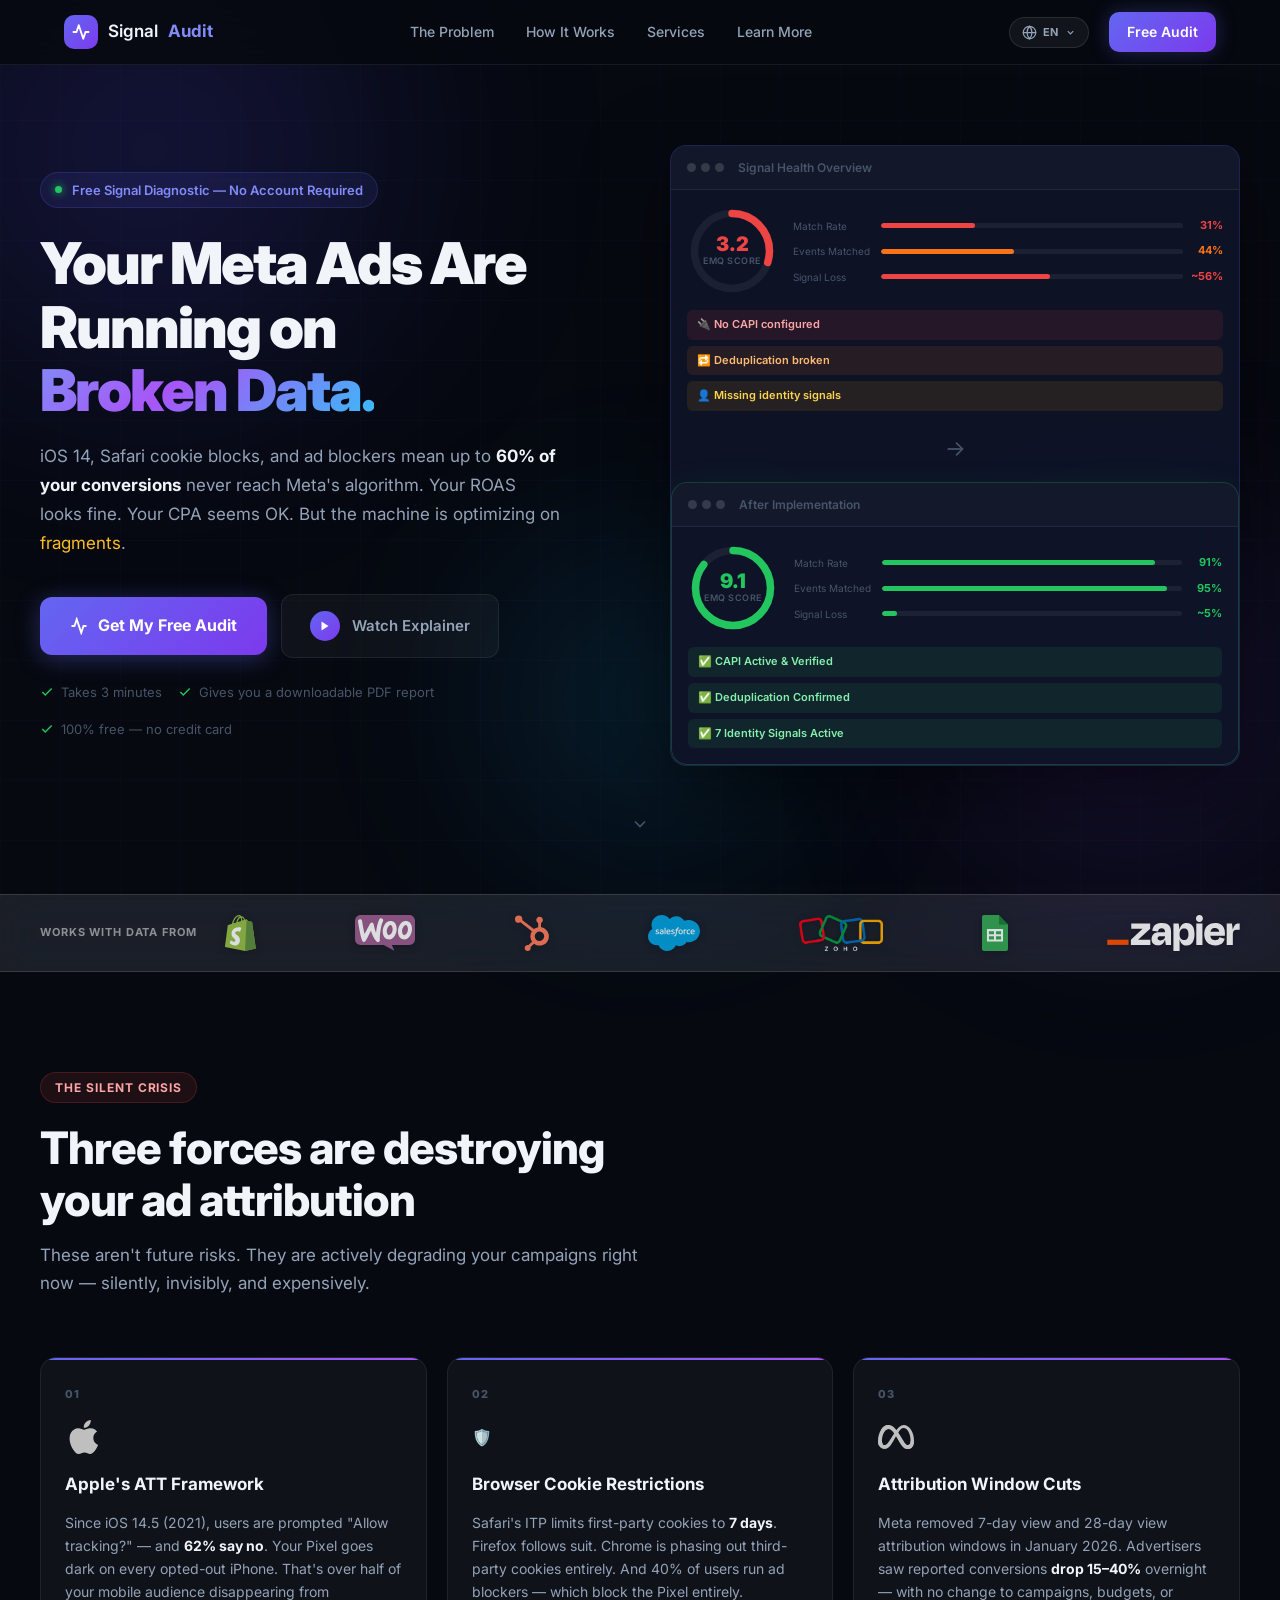
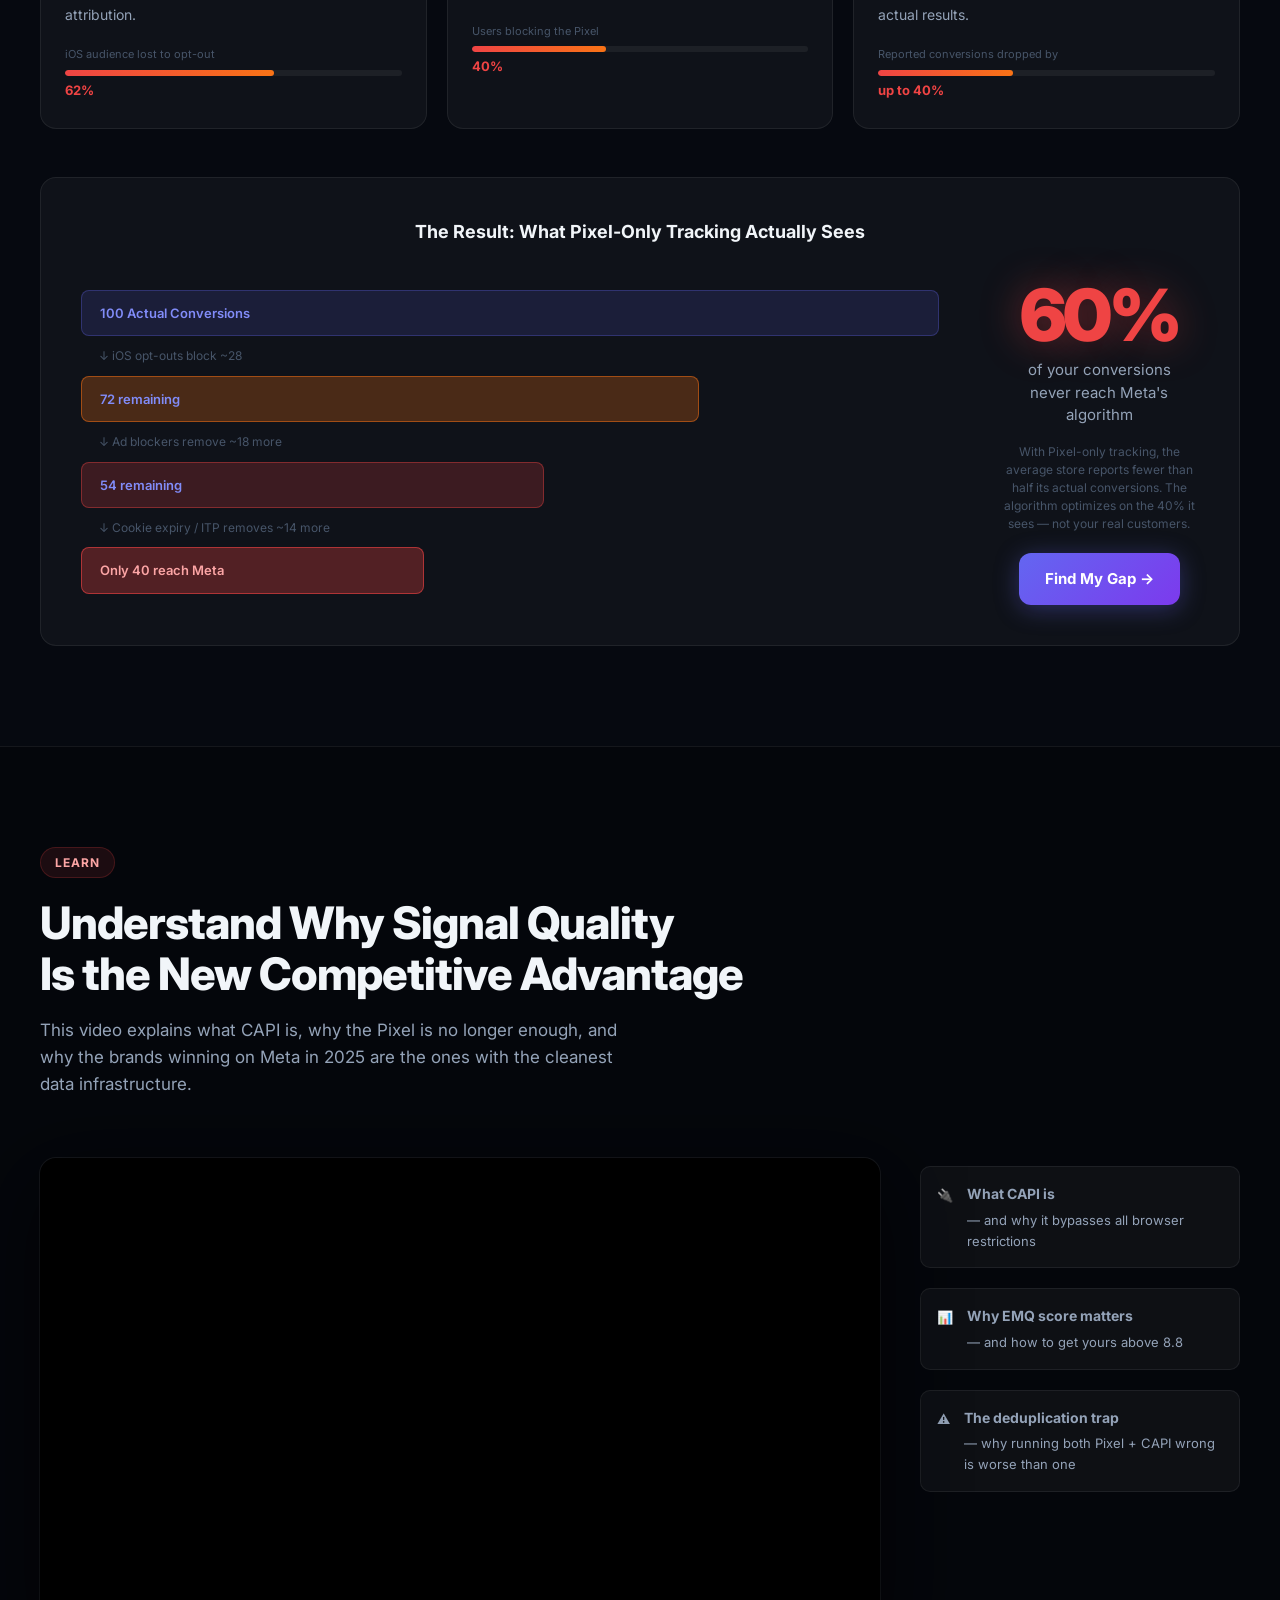
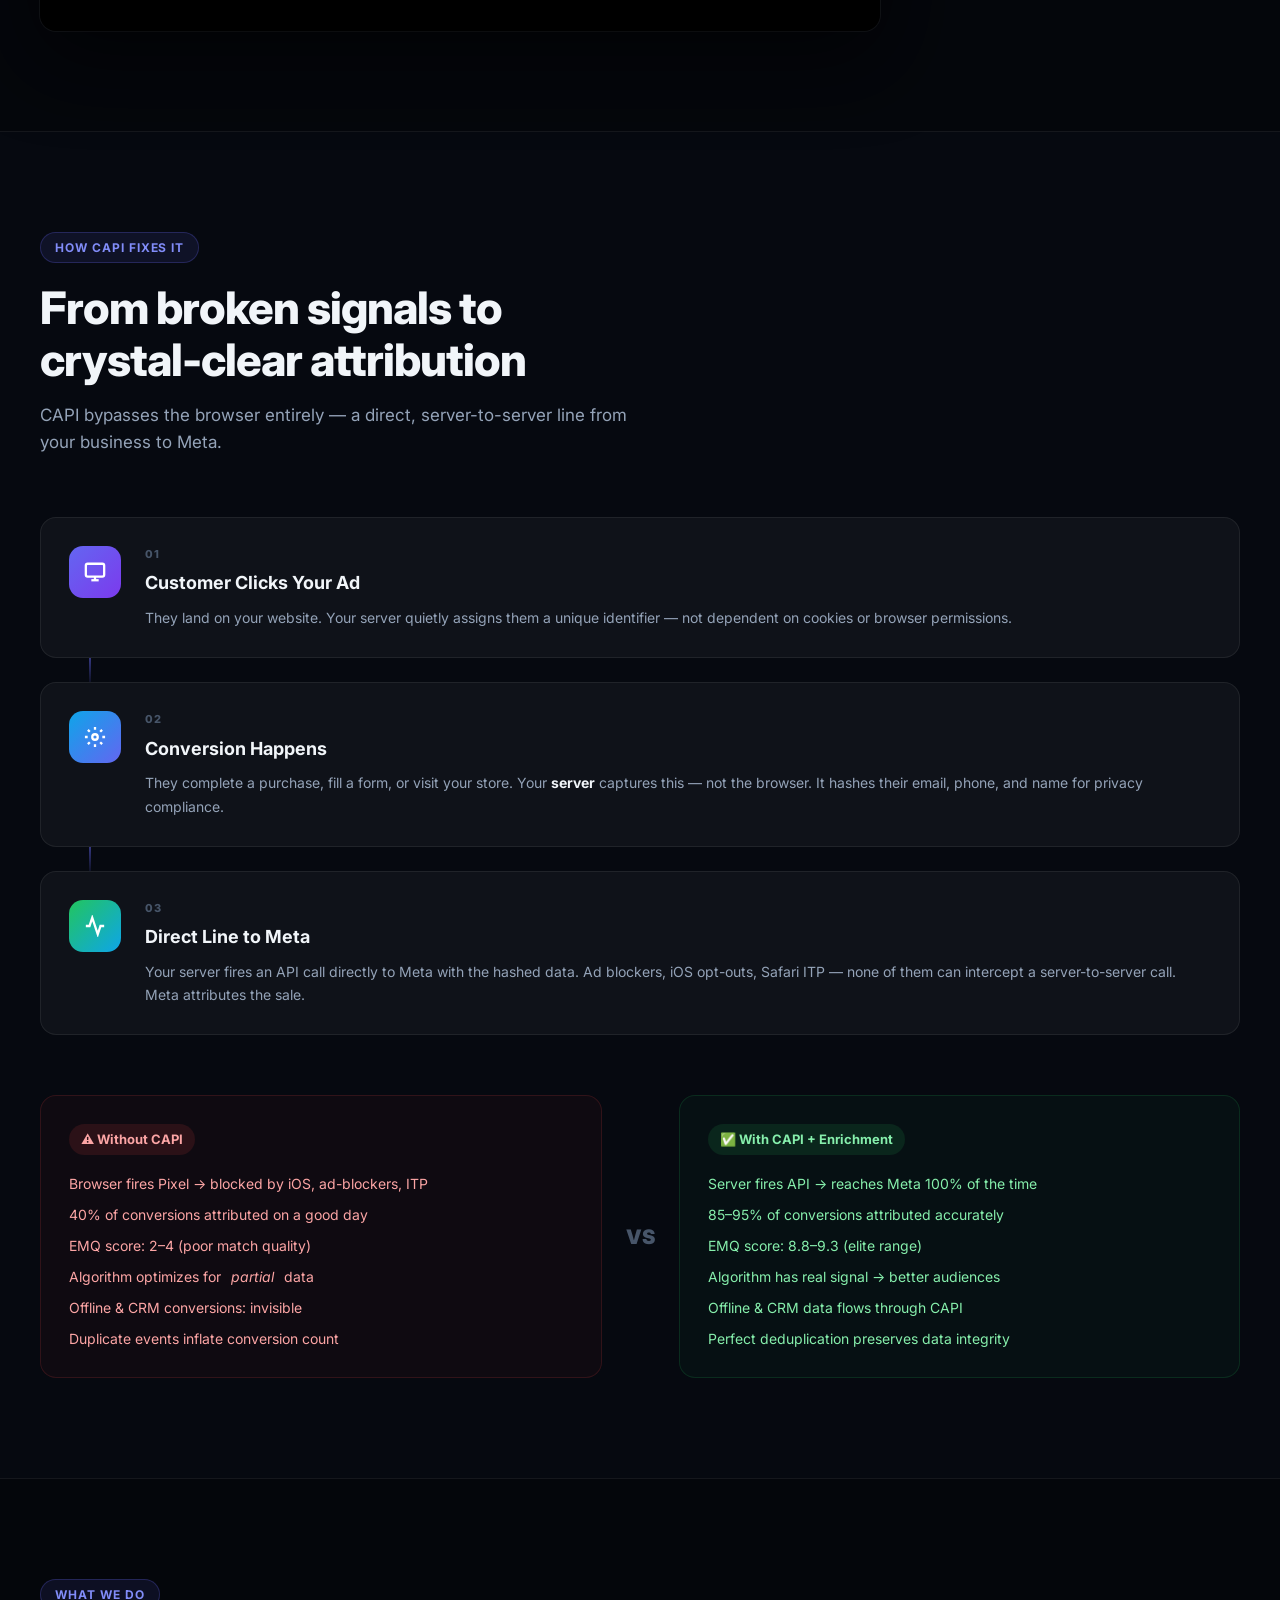
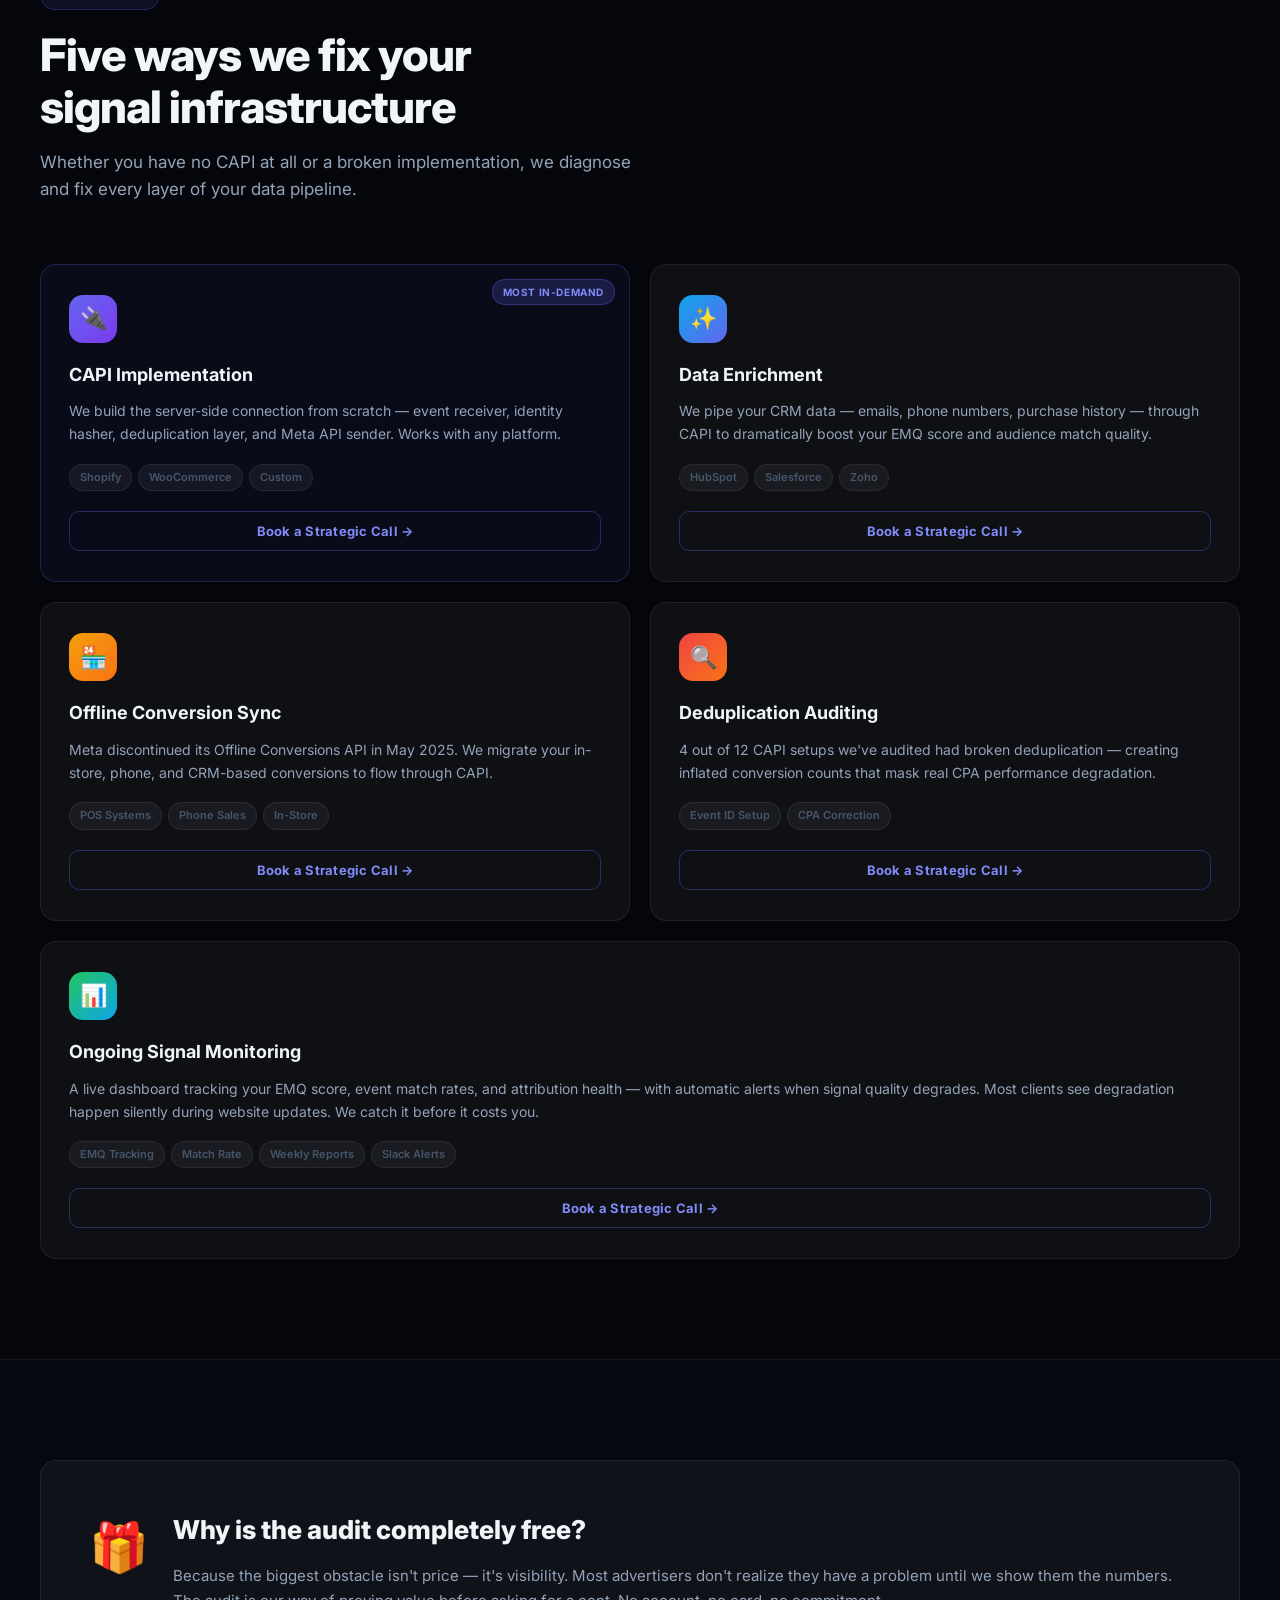
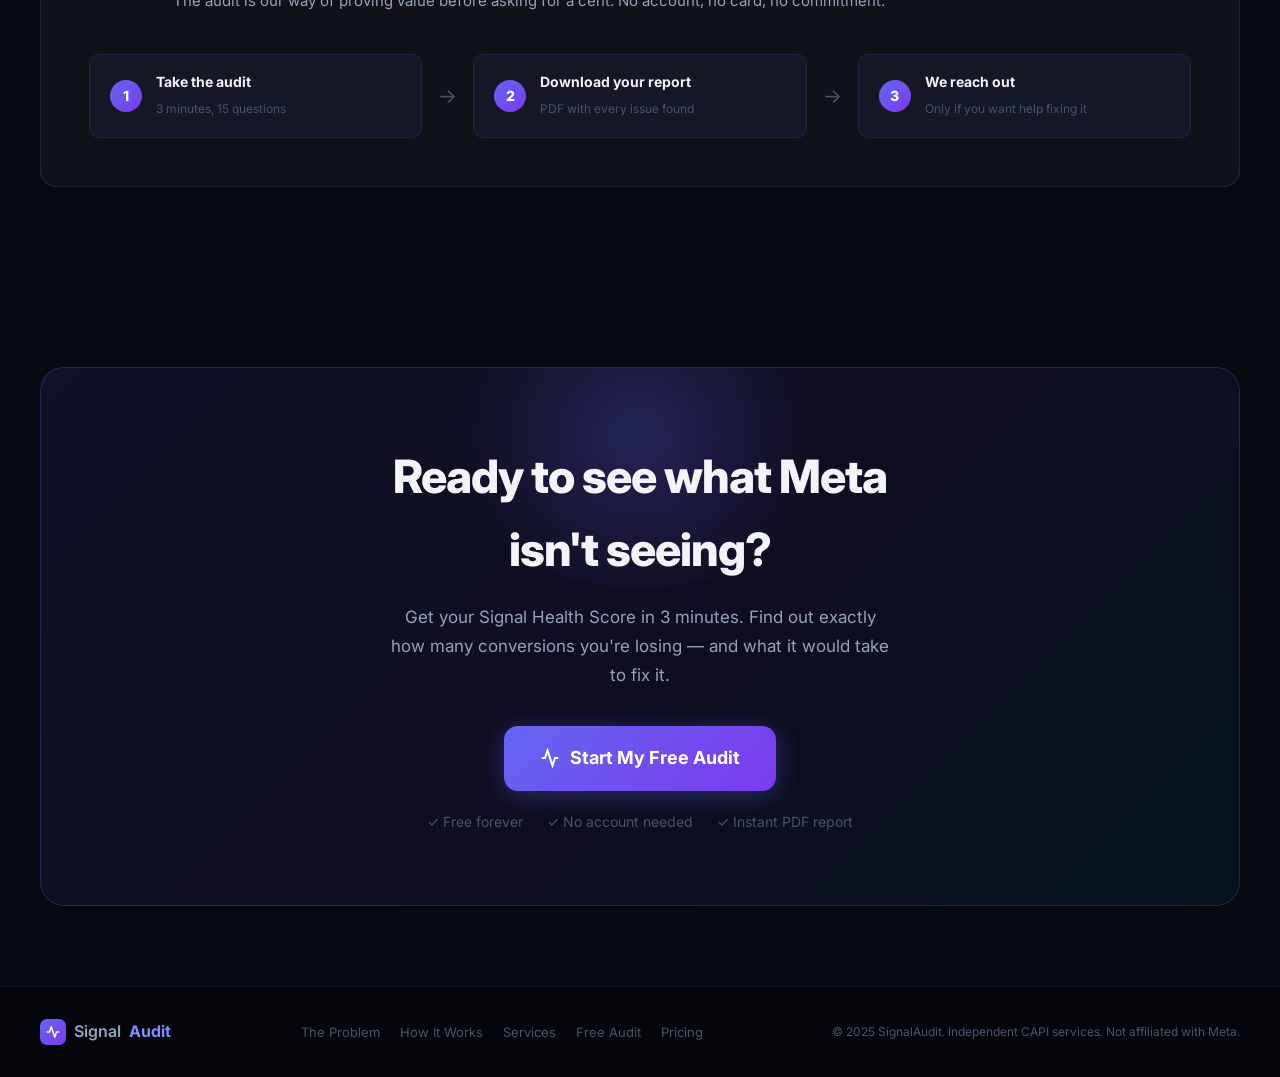
<file: index.html>
<!DOCTYPE html>
<html lang="en" dir="ltr">
<head>
  <!-- Google Analytics -->
  <script async src="https://www.googletagmanager.com/gtag/js?id=G-4YYCN5P26J"></script>
  <script>
    window.dataLayer = window.dataLayer || [];
    function gtag(){dataLayer.push(arguments);}
    gtag('js', new Date());
    gtag('config', 'G-4YYCN5P26J');
  </script>
  <meta charset="UTF-8" />
  <meta name="viewport" content="width=device-width, initial-scale=1.0" />
  <title>SignalAudit — Free Meta CAPI Diagnostic for Advertisers</title>
  <meta name="description" content="Is Meta getting your real conversion data? Get a free CAPI signal audit that shows exactly how much revenue your broken tracking is costing you — in 3 minutes." />
  <link rel="preconnect" href="https://fonts.googleapis.com" />
  <link rel="preconnect" href="https://fonts.gstatic.com" crossorigin />
  <link href="https://fonts.googleapis.com/css2?family=Inter:wght@300;400;500;600;700;800;900&display=swap" rel="stylesheet" />
  <link rel="stylesheet" href="landing.css" />
</head>
<body>

  <div class="bg-grid"></div>
  <div class="bg-blob b1"></div>
  <div class="bg-blob b2"></div>
  <div class="bg-blob b3"></div>

  <!-- ══ NAV ══ -->
  <nav class="navbar" id="navbar">
    <div class="nav-inner">
      <a href="index.html" class="nav-logo">
        <div class="logo-mark">
          <svg width="18" height="18" viewBox="0 0 24 24" fill="none" stroke="currentColor" stroke-width="2.5" stroke-linecap="round" stroke-linejoin="round"><path d="M22 12h-4l-3 9L9 3l-3 9H2"/></svg>
        </div>
        Signal<strong>Audit</strong>
      </a>
      <div class="nav-links">
        <a href="#problem"      class="nav-link" data-i18n="nav_problem">The Problem</a>
        <a href="#how-it-works" class="nav-link" data-i18n="nav_howItWorks">How It Works</a>
        <a href="#services"     class="nav-link" data-i18n="nav_services">Services</a>
        <a href="#video"        class="nav-link" data-i18n="nav_learnMore">Learn More</a>
      </div>

      <!-- Lang Switcher -->
      <div class="lang-switcher" id="langSwitcher">
        <button class="lang-trigger" onclick="toggleLangMenu(event)" aria-label="Change language">
          <svg width="15" height="15" viewBox="0 0 24 24" fill="none" stroke="currentColor" stroke-width="2" stroke-linecap="round" stroke-linejoin="round"><circle cx="12" cy="12" r="10"/><line x1="2" y1="12" x2="22" y2="12"/><path d="M12 2a15.3 15.3 0 0 1 4 10 15.3 15.3 0 0 1-4 10 15.3 15.3 0 0 1-4-10 15.3 15.3 0 0 1 4-10z"/></svg>
          <span class="lang-current">EN</span>
          <svg class="lang-chevron" width="11" height="11" viewBox="0 0 24 24" fill="none" stroke="currentColor" stroke-width="2.5"><polyline points="6 9 12 15 18 9"/></svg>
        </button>
        <div class="lang-dropdown" id="langDropdown">
          <button class="lang-option active" data-lang="en" onclick="setLang('en')">
            <span class="lang-flag">🇬🇧</span><span class="lang-option-name">English</span><span class="lang-check">✓</span>
          </button>
          <button class="lang-option" data-lang="ar" onclick="setLang('ar')">
            <span class="lang-flag">🇸🇦</span><span class="lang-option-name">العربية</span><span class="lang-check">✓</span>
          </button>
          <button class="lang-option" data-lang="fr" onclick="setLang('fr')">
            <span class="lang-flag">🇫🇷</span><span class="lang-option-name">Français</span><span class="lang-check">✓</span>
          </button>
          <button class="lang-option" data-lang="es" onclick="setLang('es')">
            <span class="lang-flag">🇪🇸</span><span class="lang-option-name">Español</span><span class="lang-check">✓</span>
          </button>
          <button class="lang-option" data-lang="de" onclick="setLang('de')">
            <span class="lang-flag">🇩🇪</span><span class="lang-option-name">Deutsch</span><span class="lang-check">✓</span>
          </button>
          <button class="lang-option" data-lang="pt" onclick="setLang('pt')">
            <span class="lang-flag">🇵🇹</span><span class="lang-option-name">Português</span><span class="lang-check">✓</span>
          </button>
          <button class="lang-option" data-lang="it" onclick="setLang('it')">
            <span class="lang-flag">🇮🇹</span><span class="lang-option-name">Italiano</span><span class="lang-check">✓</span>
          </button>
        </div>
      </div>

      <a href="audit.html" class="nav-cta" data-i18n="nav_freeAudit">
        Free Audit
        <svg width="14" height="14" viewBox="0 0 24 24" fill="none" stroke="currentColor" stroke-width="2.5"><line x1="5" y1="12" x2="19" y2="12"/><polyline points="12 5 19 12 12 19"/></svg>
      </a>
      <button class="hamburger" id="hamburger" onclick="toggleMenu()">
        <span></span><span></span><span></span>
      </button>
    </div>
    <div class="mobile-menu" id="mobileMenu">
      <a href="#problem"      onclick="toggleMenu()" data-i18n="nav_problem">The Problem</a>
      <a href="#how-it-works" onclick="toggleMenu()" data-i18n="nav_howItWorks">How It Works</a>
      <a href="#services"     onclick="toggleMenu()" data-i18n="nav_services">Services</a>
      <a href="#video"        onclick="toggleMenu()" data-i18n="nav_learnMore">Learn More</a>
      <a href="audit.html" class="mobile-cta" data-i18n="nav_freeAudit">Start Free Audit →</a>
    </div>
  </nav>

  <!-- ══ HERO ══ -->
  <section class="hero">
    <div class="hero-inner">
      <div class="hero-text">
        <div class="eyebrow">
          <span class="dot"></span>
          <span data-i18n="hero_eyebrow">Free Signal Diagnostic — No Account Required</span>
        </div>
        <h1><span data-i18n="hero_h1_line1">Your Meta Ads Are Running on</span><br/><span class="grad" data-i18n="hero_h1_line2">Broken Data.</span></h1>
        <p class="hero-sub" data-i18n-html="hero_sub">iOS 14, Safari cookie blocks, and ad blockers mean up to <strong>60% of your conversions</strong> never reach Meta's algorithm. Your ROAS looks fine. Your CPA seems OK. But the machine is optimizing on <em>fragments</em>.</p>
        <div class="hero-actions">
          <a href="audit.html" class="btn-primary btn-lg">
            <svg width="18" height="18" viewBox="0 0 24 24" fill="none" stroke="currentColor" stroke-width="2.5"><path d="M22 12h-4l-3 9L9 3l-3 9H2"/></svg>
            <span data-i18n="hero_cta1">Get My Free Audit</span>
          </a>
          <a href="#video" class="btn-ghost btn-lg">
            <span class="play-icon">
              <svg width="12" height="12" viewBox="0 0 24 24" fill="currentColor"><polygon points="5 3 19 12 5 21 5 3"/></svg>
            </span>
            <span data-i18n="hero_cta2">Watch Explainer</span>
          </a>
        </div>
        <div class="hero-proof">
          <div class="proof-item">
            <svg width="14" height="14" viewBox="0 0 24 24" fill="none" stroke="#22c55e" stroke-width="2.5"><polyline points="20 6 9 17 4 12"/></svg>
            <span data-i18n="hero_proof1">Takes 3 minutes</span>
          </div>
          <div class="proof-item">
            <svg width="14" height="14" viewBox="0 0 24 24" fill="none" stroke="#22c55e" stroke-width="2.5"><polyline points="20 6 9 17 4 12"/></svg>
            <span data-i18n="hero_proof2">Gives you a downloadable PDF report</span>
          </div>
          <div class="proof-item">
            <svg width="14" height="14" viewBox="0 0 24 24" fill="none" stroke="#22c55e" stroke-width="2.5"><polyline points="20 6 9 17 4 12"/></svg>
            <span data-i18n="hero_proof3">100% free — no credit card</span>
          </div>
        </div>
      </div>

      <!-- Hero Visual -->
      <div class="hero-visual">
        <div class="mock-card">
          <div class="mock-header">
            <div class="mock-dots"><span></span><span></span><span></span></div>
            <div class="mock-title" data-i18n="mock_before_title">Signal Health Overview</div>
          </div>
          <div class="mock-body">
            <div class="mock-gauge-row">
              <div class="gauge-wrap">
                <svg class="gauge-svg" viewBox="0 0 120 120">
                  <circle class="gauge-bg" cx="60" cy="60" r="50"/>
                  <circle class="gauge-fill bad" cx="60" cy="60" r="50" stroke-dasharray="314" stroke-dashoffset="220"/>
                </svg>
                <div class="gauge-label">
                  <div class="gauge-num bad">3.2</div>
                  <div class="gauge-sub" data-i18n="mock_emq">EMQ Score</div>
                </div>
              </div>
              <div class="gauge-stats">
                <div class="g-stat">
                  <div class="g-stat-label" data-i18n="mock_match_rate">Match Rate</div>
                  <div class="g-stat-bar"><div class="g-stat-fill" style="width:31%;background:#ef4444"></div></div>
                  <div class="g-stat-pct bad-c">31%</div>
                </div>
                <div class="g-stat">
                  <div class="g-stat-label" data-i18n="mock_events">Events Matched</div>
                  <div class="g-stat-bar"><div class="g-stat-fill" style="width:44%;background:#f97316"></div></div>
                  <div class="g-stat-pct" style="color:#f97316">44%</div>
                </div>
                <div class="g-stat">
                  <div class="g-stat-label" data-i18n="mock_loss">Signal Loss</div>
                  <div class="g-stat-bar"><div class="g-stat-fill" style="width:56%;background:#ef4444"></div></div>
                  <div class="g-stat-pct bad-c">~56%</div>
                </div>
              </div>
            </div>
            <div class="mock-issues">
              <div class="mock-issue red" data-i18n="mock_issue1">🔌 No CAPI configured</div>
              <div class="mock-issue orange" data-i18n="mock_issue2">🔁 Deduplication broken</div>
              <div class="mock-issue yellow" data-i18n="mock_issue3">👤 Missing identity signals</div>
            </div>
          </div>
          <div class="mock-arrow">→</div>
          <div class="mock-card after">
            <div class="mock-header">
              <div class="mock-dots"><span></span><span></span><span></span></div>
              <div class="mock-title" data-i18n="mock_after_title">After Implementation</div>
            </div>
            <div class="mock-body">
              <div class="mock-gauge-row">
                <div class="gauge-wrap">
                  <svg class="gauge-svg" viewBox="0 0 120 120">
                    <circle class="gauge-bg" cx="60" cy="60" r="50"/>
                    <circle class="gauge-fill good" cx="60" cy="60" r="50" stroke-dasharray="314" stroke-dashoffset="45"/>
                  </svg>
                  <div class="gauge-label">
                    <div class="gauge-num good">9.1</div>
                    <div class="gauge-sub" data-i18n="mock_emq">EMQ Score</div>
                  </div>
                </div>
                <div class="gauge-stats">
                  <div class="g-stat">
                    <div class="g-stat-label" data-i18n="mock_match_rate">Match Rate</div>
                    <div class="g-stat-bar"><div class="g-stat-fill" style="width:91%;background:#22c55e"></div></div>
                    <div class="g-stat-pct good-c">91%</div>
                  </div>
                  <div class="g-stat">
                    <div class="g-stat-label" data-i18n="mock_events">Events Matched</div>
                    <div class="g-stat-bar"><div class="g-stat-fill" style="width:95%;background:#22c55e"></div></div>
                    <div class="g-stat-pct good-c">95%</div>
                  </div>
                  <div class="g-stat">
                    <div class="g-stat-label" data-i18n="mock_loss">Signal Loss</div>
                    <div class="g-stat-bar"><div class="g-stat-fill" style="width:5%;background:#22c55e"></div></div>
                    <div class="g-stat-pct good-c">~5%</div>
                  </div>
                </div>
              </div>
              <div class="mock-issues">
                <div class="mock-issue green" data-i18n="mock_fix1">✅ CAPI Active &amp; Verified</div>
                <div class="mock-issue green" data-i18n="mock_fix2">✅ Deduplication Confirmed</div>
                <div class="mock-issue green" data-i18n="mock_fix3">✅ 7 Identity Signals Active</div>
              </div>
            </div>
          </div>
        </div>
      </div>
    </div>
    <div class="scroll-hint">
      <svg width="20" height="20" viewBox="0 0 24 24" fill="none" stroke="currentColor" stroke-width="2"><polyline points="6 9 12 15 18 9"/></svg>
    </div>
  </section>

  <!-- ══ TRUST BAR ══ -->
  <div class="trust-bar">
    <div class="trust-inner">
      <span class="trust-label" data-i18n="trust_label">Works with data from</span>
      <div class="trust-logos">
        <img src="assets/logos/shopify.svg" alt="Shopify" class="tlogo-img">
        <img src="assets/logos/woocommerce.svg" alt="WooCommerce" class="tlogo-img">
        <img src="assets/logos/hubspot-1.svg" alt="HubSpot" class="tlogo-img">
        <img src="assets/logos/salesforce-2.svg" alt="Salesforce" class="tlogo-img">
        <img src="assets/logos/zoho-logo-512.png" alt="Zoho" class="tlogo-img">
        <img src="assets/logos/google-sheets-logo-icon.svg" alt="Google Sheets" class="tlogo-img">
        <img src="assets/logos/zapier-2.svg" alt="Zapier" class="tlogo-img">
      </div>
    </div>
  </div>

  <!-- ══ THE PROBLEM ══ -->
  <section class="section" id="problem">
    <div class="container">
      <div class="section-badge danger" data-i18n="problem_badge">The Silent Crisis</div>
      <h2 class="section-title" data-i18n-html="problem_title">Three forces are destroying<br/>your ad attribution</h2>
      <p class="section-sub" data-i18n="problem_sub">These aren't future risks. They are actively degrading your campaigns right now.</p>

      <div class="crisis-grid">
        <div class="crisis-card reveal">
          <div class="crisis-num" data-i18n="crisis1_num">01</div>
          <div class="crisis-icon">
            <img src="assets/logos/apple-13.svg" alt="Apple" class="crisis-logo">
          </div>
          <h3 data-i18n="crisis1_title">Apple's ATT Framework</h3>
          <p data-i18n-html="crisis1_body">Since iOS 14.5 (2021), users are prompted "Allow tracking?" — and <strong>62% say no</strong>.</p>
          <div class="crisis-stat">
            <div class="cstat-label" data-i18n="crisis1_stat">iOS audience lost to opt-out</div>
            <div class="cstat-bar"><div class="cstat-fill" style="width:62%"></div></div>
            <div class="cstat-val" data-i18n="crisis1_val">62%</div>
          </div>
        </div>
        <div class="crisis-card reveal">
          <div class="crisis-num" data-i18n="crisis2_num">02</div>
          <div class="crisis-icon">🛡️</div>
          <h3 data-i18n="crisis2_title">Browser Cookie Restrictions</h3>
          <p data-i18n-html="crisis2_body">Safari's ITP limits first-party cookies to <strong>7 days</strong>.</p>
          <div class="crisis-stat">
            <div class="cstat-label" data-i18n="crisis2_stat">Users blocking the Pixel</div>
            <div class="cstat-bar"><div class="cstat-fill" style="width:40%"></div></div>
            <div class="cstat-val" data-i18n="crisis2_val">40%</div>
          </div>
        </div>
        <div class="crisis-card reveal">
          <div class="crisis-num" data-i18n="crisis3_num">03</div>
          <div class="crisis-icon">
            <img src="assets/logos/meta-3.svg" alt="Meta" class="crisis-logo">
          </div>
          <h3 data-i18n="crisis3_title">Attribution Window Cuts</h3>
          <p data-i18n-html="crisis3_body">Meta removed 7-day view and 28-day view attribution windows in January 2026.</p>
          <div class="crisis-stat">
            <div class="cstat-label" data-i18n="crisis3_stat">Reported conversions dropped by</div>
            <div class="cstat-bar"><div class="cstat-fill" style="width:40%"></div></div>
            <div class="cstat-val" data-i18n="crisis3_val">up to 40%</div>
          </div>
        </div>
      </div>

      <!-- Infograph -->
      <div class="infograph reveal">
        <div class="infograph-title" data-i18n="infograph_title">The Result: What Pixel-Only Tracking Actually Sees</div>
        <div class="infograph-body">
          <div class="funnel-wrap">
            <div class="funnel-step"><div class="funnel-bar" style="width:100%"><span data-i18n="funnel_step1">100 Actual Conversions</span></div></div>
            <div class="funnel-arrow" data-i18n="funnel_arrow1">↓ iOS opt-outs block ~28</div>
            <div class="funnel-step"><div class="funnel-bar" style="width:72%;background:rgba(249,115,22,0.25);border-color:rgba(249,115,22,0.5)"><span data-i18n="funnel_step2">72 remaining</span></div></div>
            <div class="funnel-arrow" data-i18n="funnel_arrow2">↓ Ad blockers remove ~18 more</div>
            <div class="funnel-step"><div class="funnel-bar" style="width:54%;background:rgba(239,68,68,0.2);border-color:rgba(239,68,68,0.4)"><span data-i18n="funnel_step3">54 remaining</span></div></div>
            <div class="funnel-arrow" data-i18n="funnel_arrow3">↓ Cookie expiry / ITP removes ~14 more</div>
            <div class="funnel-step"><div class="funnel-bar" style="width:40%;background:rgba(239,68,68,0.3);border-color:rgba(239,68,68,0.6)"><span style="color:#fca5a5" data-i18n="funnel_step4">Only 40 reach Meta</span></div></div>
          </div>
          <div class="infograph-right">
            <div class="infograph-big-num">60%</div>
            <div class="infograph-big-label" data-i18n-html="infograph_bigLabel">of your conversions<br/>never reach Meta's<br/>algorithm</div>
            <div class="infograph-caption" data-i18n="infograph_caption">With Pixel-only tracking, the average store reports fewer than half its actual conversions.</div>
            <a href="audit.html" class="btn-primary" style="margin-top:20px"><span data-i18n="infograph_btn">Find My Gap →</span></a>
          </div>
        </div>
      </div>
    </div>
  </section>

  <!-- ══ VIDEO ══ -->
  <section class="section section-dark" id="video">
    <div class="container">
      <div class="section-badge" data-i18n="video_badge">Learn</div>
      <h2 class="section-title" data-i18n-html="video_title">Understand Why Signal Quality<br/>Is the New Competitive Advantage</h2>
      <p class="section-sub" data-i18n="video_sub">This video explains what CAPI is, why the Pixel is no longer enough, and why the brands winning on Meta in 2025 are the ones with the cleanest data infrastructure.</p>
      <div class="video-wrap reveal">
        <div class="video-frame">
          <iframe src="https://www.youtube.com/embed/6qgNfVnOtSI?rel=0&modestbranding=1&color=white" title="Meta Conversions API Explained" frameborder="0" allow="accelerometer; autoplay; clipboard-write; encrypted-media; gyroscope; picture-in-picture" allowfullscreen></iframe>
        </div>
        <div class="video-caption">
          <div class="vc-item">
            <div class="vc-icon">🔌</div>
            <div><strong data-i18n="vc1_title">What CAPI is</strong> <span data-i18n="vc1_body">— and why it bypasses all browser restrictions</span></div>
          </div>
          <div class="vc-item">
            <div class="vc-icon">📊</div>
            <div><strong data-i18n="vc2_title">Why EMQ score matters</strong> <span data-i18n="vc2_body">— and how to get yours above 8.8</span></div>
          </div>
          <div class="vc-item">
            <div class="vc-icon">⚠️</div>
            <div><strong data-i18n="vc3_title">The deduplication trap</strong> <span data-i18n="vc3_body">— why running both Pixel + CAPI wrong is worse than one</span></div>
          </div>
        </div>
      </div>
    </div>
  </section>

  <!-- ══ HOW IT WORKS ══ -->
  <section class="section" id="how-it-works">
    <div class="container">
      <div class="section-badge accent" data-i18n="how_badge">How CAPI Fixes It</div>
      <h2 class="section-title" data-i18n-html="how_title">From broken signals to<br/>crystal-clear attribution</h2>
      <p class="section-sub" data-i18n="how_sub">CAPI bypasses the browser entirely — a direct, server-to-server line from your business to Meta.</p>

      <div class="flow-diagram reveal">
        <div class="flow-step">
          <div class="flow-icon" style="background:linear-gradient(135deg,#6366f1,#7c3aed)">
            <svg width="22" height="22" viewBox="0 0 24 24" fill="none" stroke="white" stroke-width="2.5"><rect x="2" y="3" width="20" height="14" rx="2"/><line x1="8" y1="21" x2="16" y2="21"/><line x1="12" y1="17" x2="12" y2="21"/></svg>
          </div>
          <div class="flow-content">
            <div class="flow-num" data-i18n="flow1_num">01</div>
            <div class="flow-title" data-i18n="flow1_title">Customer Clicks Your Ad</div>
            <div class="flow-body" data-i18n="flow1_body">They land on your website. Your server quietly assigns them a unique identifier — not dependent on cookies or browser permissions.</div>
          </div>
        </div>
        <div class="flow-connector"></div>
        <div class="flow-step">
          <div class="flow-icon" style="background:linear-gradient(135deg,#0ea5e9,#6366f1)">
            <svg width="22" height="22" viewBox="0 0 24 24" fill="none" stroke="white" stroke-width="2.5"><circle cx="12" cy="12" r="3"/><path d="M12 1v3M12 20v3M4.22 4.22l2.12 2.12M17.66 17.66l2.12 2.12M1 12h3M20 12h3M4.22 19.78l2.12-2.12M17.66 6.34l2.12-2.12"/></svg>
          </div>
          <div class="flow-content">
            <div class="flow-num" data-i18n="flow2_num">02</div>
            <div class="flow-title" data-i18n="flow2_title">Conversion Happens</div>
            <div class="flow-body" data-i18n-html="flow2_body">They complete a purchase, fill a form, or visit your store. Your <strong>server</strong> captures this — not the browser.</div>
          </div>
        </div>
        <div class="flow-connector"></div>
        <div class="flow-step">
          <div class="flow-icon" style="background:linear-gradient(135deg,#22c55e,#0ea5e9)">
            <svg width="22" height="22" viewBox="0 0 24 24" fill="none" stroke="white" stroke-width="2.5"><path d="M22 12h-4l-3 9L9 3l-3 9H2"/></svg>
          </div>
          <div class="flow-content">
            <div class="flow-num" data-i18n="flow3_num">03</div>
            <div class="flow-title" data-i18n="flow3_title">Direct Line to Meta</div>
            <div class="flow-body" data-i18n="flow3_body">Your server fires an API call directly to Meta. Ad blockers, iOS opt-outs, Safari ITP — none of them can intercept a server-to-server call. Meta attributes the sale.</div>
          </div>
        </div>
      </div>

      <div class="compare-grid reveal">
        <div class="compare-card before-card">
          <div class="compare-label before" data-i18n="compare_before_label">⚠️ Without CAPI</div>
          <ul class="compare-list" id="compareBeforeList">
            <li class="bad-item">Browser fires Pixel → blocked by iOS, ad-blockers, ITP</li>
            <li class="bad-item">40% of conversions attributed on a good day</li>
            <li class="bad-item">EMQ score: 2–4 (poor match quality)</li>
            <li class="bad-item">Algorithm optimizes for <em>partial</em> data</li>
            <li class="bad-item">Offline &amp; CRM conversions: invisible</li>
            <li class="bad-item">Duplicate events inflate conversion count</li>
          </ul>
        </div>
        <div class="compare-vs">VS</div>
        <div class="compare-card after-card">
          <div class="compare-label after" data-i18n="compare_after_label">✅ With CAPI + Enrichment</div>
          <ul class="compare-list" id="compareAfterList">
            <li class="good-item">Server fires API → reaches Meta 100% of the time</li>
            <li class="good-item">85–95% of conversions attributed accurately</li>
            <li class="good-item">EMQ score: 8.8–9.3 (elite range)</li>
            <li class="good-item">Algorithm has real signal → better audiences</li>
            <li class="good-item">Offline &amp; CRM data flows through CAPI</li>
            <li class="good-item">Perfect deduplication preserves data integrity</li>
          </ul>
        </div>
      </div>
    </div>
  </section>

  <!-- ══ SERVICES ══ -->
  <section class="section section-dark" id="services">
    <div class="container">
      <div class="section-badge accent" data-i18n="services_badge">What We Do</div>
      <h2 class="section-title" data-i18n-html="services_title">Five ways we fix your<br/>signal infrastructure</h2>
      <p class="section-sub" data-i18n="services_sub">Whether you have no CAPI at all or a broken implementation, we diagnose and fix every layer of your data pipeline.</p>
      <div class="services-grid">
        <div class="service-card reveal featured-service">
          <div class="service-badge" data-i18n="svc1_badge">Most In-Demand</div>
          <div class="service-icon" style="background:linear-gradient(135deg,#6366f1,#7c3aed)">🔌</div>
          <h3 data-i18n="svc1_title">CAPI Implementation</h3>
          <p data-i18n="svc1_body">We build the server-side connection from scratch — event receiver, identity hasher, deduplication layer, and Meta API sender.</p>
          <div class="service-tags"><span>Shopify</span><span>WooCommerce</span><span>Custom</span></div>
          <button class="svc-cta-btn" onclick="openLeadModal('CAPI Implementation')" data-i18n="svc_cta">Book a Strategic Call →</button>
        </div>
        <div class="service-card reveal">
          <div class="service-icon" style="background:linear-gradient(135deg,#0ea5e9,#6366f1)">✨</div>
          <h3 data-i18n="svc2_title">Data Enrichment</h3>
          <p data-i18n="svc2_body">We pipe your CRM data through CAPI to dramatically boost your EMQ score and audience match quality.</p>
          <div class="service-tags"><span>HubSpot</span><span>Salesforce</span><span>Zoho</span></div>
          <button class="svc-cta-btn" onclick="openLeadModal('Data Enrichment')" data-i18n="svc_cta">Book a Strategic Call →</button>
        </div>
        <div class="service-card reveal">
          <div class="service-icon" style="background:linear-gradient(135deg,#f59e0b,#f97316)">🏪</div>
          <h3 data-i18n="svc3_title">Offline Conversion Sync</h3>
          <p data-i18n="svc3_body">Meta discontinued its Offline Conversions API in May 2025. We migrate your in-store and CRM-based conversions to flow through CAPI.</p>
          <div class="service-tags"><span>POS Systems</span><span>Phone Sales</span><span>In-Store</span></div>
          <button class="svc-cta-btn" onclick="openLeadModal('Offline Conversion Sync')" data-i18n="svc_cta">Book a Strategic Call →</button>
        </div>
        <div class="service-card reveal">
          <div class="service-icon" style="background:linear-gradient(135deg,#ef4444,#f97316)">🔍</div>
          <h3 data-i18n="svc4_title">Deduplication Auditing</h3>
          <p data-i18n="svc4_body">4 out of 12 CAPI setups we've audited had broken deduplication — creating inflated conversion counts that mask real CPA degradation.</p>
          <div class="service-tags"><span>Event ID Setup</span><span>CPA Correction</span></div>
          <button class="svc-cta-btn" onclick="openLeadModal('Deduplication Auditing')" data-i18n="svc_cta">Book a Strategic Call →</button>
        </div>
        <div class="service-card reveal" style="grid-column: span 2;">
          <div class="service-icon" style="background:linear-gradient(135deg,#22c55e,#0ea5e9)">📊</div>
          <h3 data-i18n="svc5_title">Ongoing Signal Monitoring</h3>
          <p data-i18n="svc5_body">A live dashboard tracking your EMQ score, event match rates, and attribution health — with automatic alerts when signal quality degrades.</p>
          <div class="service-tags"><span>EMQ Tracking</span><span>Match Rate</span><span>Weekly Reports</span><span>Slack Alerts</span></div>
          <button class="svc-cta-btn" onclick="openLeadModal('Ongoing Signal Monitoring')" data-i18n="svc_cta">Book a Strategic Call →</button>
        </div>
      </div>
    </div>
  </section>

  <!-- ══ WHY FREE ══ -->
  <section class="section" id="why-free">
    <div class="container">
      <div class="free-banner reveal">
        <div class="free-left">
          <div class="free-icon">🎁</div>
          <div>
            <h2 data-i18n="free_h2">Why is the audit completely free?</h2>
            <p data-i18n="free_p">Because the biggest obstacle isn't price — it's visibility. Most advertisers don't realize they have a problem until we show them the numbers.</p>
          </div>
        </div>
        <div class="free-steps">
          <div class="free-step">
            <div class="fstep-num">1</div>
            <div><strong data-i18n="fstep1_title">Take the audit</strong><span data-i18n="fstep1_desc">3 minutes, 15 questions</span></div>
          </div>
          <div class="fstep-arrow">→</div>
          <div class="free-step">
            <div class="fstep-num">2</div>
            <div><strong data-i18n="fstep2_title">Download your report</strong><span data-i18n="fstep2_desc">PDF with every issue found</span></div>
          </div>
          <div class="fstep-arrow">→</div>
          <div class="free-step">
            <div class="fstep-num">3</div>
            <div><strong data-i18n="fstep3_title">We reach out</strong><span data-i18n="fstep3_desc">Only if you want help fixing it</span></div>
          </div>
        </div>
      </div>
    </div>
  </section>

  <!-- ══ FINAL CTA ══ -->
  <section class="section cta-section">
    <div class="container">
      <div class="cta-block reveal">
        <div class="cta-glow"></div>
        <div class="cta-content">
          <h2 data-i18n-html="cta_h2">Ready to see what Meta<br/>isn't seeing?</h2>
          <p data-i18n="cta_p">Get your Signal Health Score in 3 minutes.</p>
          <a href="audit.html" class="btn-primary btn-xl">
            <svg width="20" height="20" viewBox="0 0 24 24" fill="none" stroke="currentColor" stroke-width="2.5"><path d="M22 12h-4l-3 9L9 3l-3 9H2"/></svg>
            <span data-i18n="cta_btn">Start My Free Audit</span>
          </a>
          <div class="cta-proof">
            <span data-i18n="cta_proof1">✓ Free forever</span>
            <span data-i18n="cta_proof2">✓ No account needed</span>
            <span data-i18n="cta_proof3">✓ Instant PDF report</span>
          </div>
        </div>
      </div>
    </div>
  </section>

  <!-- ══ FOOTER ══ -->
  <footer class="site-footer">
    <div class="footer-inner">
      <div class="footer-logo">
        <div class="logo-mark sm"><svg width="14" height="14" viewBox="0 0 24 24" fill="none" stroke="currentColor" stroke-width="2.5" stroke-linecap="round" stroke-linejoin="round"><path d="M22 12h-4l-3 9L9 3l-3 9H2"/></svg></div>
        Signal<strong>Audit</strong>
      </div>
      <div class="footer-links">
        <a href="#problem"      data-i18n="nav_problem">The Problem</a>
        <a href="#how-it-works" data-i18n="nav_howItWorks">How It Works</a>
        <a href="#services"     data-i18n="nav_services">Services</a>
        <a href="audit.html"    data-i18n="nav_freeAudit">Free Audit →</a>
        <a href="pricing.html"  data-i18n="nav_pricing">Pricing</a>
      </div>
      <div class="footer-copy" data-i18n="footer_copy">© 2025 SignalAudit. Independent CAPI services. Not affiliated with Meta.</div>
    </div>
  </footer>

  <!-- ══ LEAD CAPTURE MODAL ══ -->
  <div id="leadModal" style="display:none;position:fixed;inset:0;z-index:9999;align-items:center;justify-content:center;padding:20px;">
    <div id="leadBackdrop" onclick="closeLeadModal()" style="position:absolute;inset:0;background:rgba(8,11,20,0.85);backdrop-filter:blur(8px);"></div>
    <div style="position:relative;width:100%;max-width:500px;max-height:90vh;overflow-y:auto;background:linear-gradient(145deg,#0f1520,#161e30);border:1px solid rgba(99,102,241,0.25);border-radius:20px;padding:32px 36px;box-shadow:0 40px 80px rgba(0,0,0,0.6);">
      <button onclick="closeLeadModal()" style="position:absolute;top:16px;right:16px;background:rgba(255,255,255,0.06);border:none;border-radius:8px;color:#94a3b8;width:32px;height:32px;cursor:pointer;font-size:18px;line-height:32px;" aria-label="Close">&times;</button>
      <div id="leadModalService" style="display:inline-block;background:rgba(99,102,241,0.15);border:1px solid rgba(99,102,241,0.35);border-radius:100px;padding:4px 14px;color:#a5b4fc;font-size:12px;font-weight:700;text-transform:uppercase;letter-spacing:0.06em;margin-bottom:16px;"></div>
      <h2 style="margin:0 0 4px;color:#f1f5f9;font-size:21px;font-weight:800;letter-spacing:-0.5px;">Book a Strategic Call</h2>
      <p style="margin:0 0 22px;color:#64748b;font-size:13px;">We'll reach out within 24 hours to schedule.</p>
      <div id="leadForm">
        <!-- Row 1: Name -->
        <div style="margin-bottom:12px;">
          <label style="display:block;color:#94a3b8;font-size:11px;font-weight:700;text-transform:uppercase;letter-spacing:0.06em;margin-bottom:5px;">Your Name</label>
          <input id="leadName" type="text" placeholder="Your full name" autocomplete="name" style="width:100%;box-sizing:border-box;background:rgba(255,255,255,0.05);border:1px solid rgba(255,255,255,0.1);border-radius:10px;padding:10px 13px;color:#f1f5f9;font-size:14px;font-family:inherit;outline:none;" onfocus="this.style.borderColor='rgba(99,102,241,0.5)'" onblur="this.style.borderColor='rgba(255,255,255,0.1)'" />
        </div>
        <!-- Row 2: Email (required) -->
        <div style="margin-bottom:12px;">
          <label style="display:block;color:#94a3b8;font-size:11px;font-weight:700;text-transform:uppercase;letter-spacing:0.06em;margin-bottom:5px;">Business Email <span style="color:#ef4444;">*</span></label>
          <input id="leadEmail" type="email" placeholder="you@company.com" autocomplete="email" style="width:100%;box-sizing:border-box;background:rgba(255,255,255,0.05);border:1px solid rgba(255,255,255,0.1);border-radius:10px;padding:10px 13px;color:#f1f5f9;font-size:14px;font-family:inherit;outline:none;" onfocus="this.style.borderColor='rgba(99,102,241,0.5)'" onblur="this.style.borderColor='rgba(255,255,255,0.1)'" />
        </div>
        <!-- Row 3: Website -->
        <div style="margin-bottom:12px;">
          <label style="display:block;color:#94a3b8;font-size:11px;font-weight:700;text-transform:uppercase;letter-spacing:0.06em;margin-bottom:5px;">Website URL</label>
          <input id="leadWebsite" type="url" placeholder="https://yourstore.com" autocomplete="url" style="width:100%;box-sizing:border-box;background:rgba(255,255,255,0.05);border:1px solid rgba(255,255,255,0.1);border-radius:10px;padding:10px 13px;color:#f1f5f9;font-size:14px;font-family:inherit;outline:none;" onfocus="this.style.borderColor='rgba(99,102,241,0.5)'" onblur="this.style.borderColor='rgba(255,255,255,0.1)'" />
        </div>
        <!-- Row 4: Monthly Ad Spend (required) -->
        <div style="margin-bottom:12px;">
          <label style="display:block;color:#94a3b8;font-size:11px;font-weight:700;text-transform:uppercase;letter-spacing:0.06em;margin-bottom:5px;">Monthly Meta Ad Spend <span style="color:#ef4444;">*</span></label>
          <select id="leadAdSpend" style="width:100%;box-sizing:border-box;background:#161e30;border:1px solid rgba(255,255,255,0.1);border-radius:10px;padding:10px 13px;color:#f1f5f9;font-size:14px;font-family:inherit;outline:none;cursor:pointer;" onfocus="this.style.borderColor='rgba(99,102,241,0.5)'" onblur="this.style.borderColor='rgba(255,255,255,0.1)'">
            <option value="" disabled selected style="color:#64748b;">Select your spend range…</option>
            <option value="Under $1,000/mo">Under $1,000 / month</option>
            <option value="$1,000 – $5,000/mo">$1,000 – $5,000 / month</option>
            <option value="$5,000 – $20,000/mo">$5,000 – $20,000 / month</option>
            <option value="$20,000 – $50,000/mo">$20,000 – $50,000 / month</option>
            <option value="Over $50,000/mo">Over $50,000 / month</option>
          </select>
        </div>
        <!-- Row 5: Platform (optional) -->
        <div style="margin-bottom:12px;">
          <label style="display:block;color:#94a3b8;font-size:11px;font-weight:700;text-transform:uppercase;letter-spacing:0.06em;margin-bottom:5px;">Platform / Tech Stack <span style="color:#475569;font-weight:400;font-size:10px;">(optional)</span></label>
          <select id="leadPlatform" style="width:100%;box-sizing:border-box;background:#161e30;border:1px solid rgba(255,255,255,0.1);border-radius:10px;padding:10px 13px;color:#f1f5f9;font-size:14px;font-family:inherit;outline:none;cursor:pointer;" onfocus="this.style.borderColor='rgba(99,102,241,0.5)'" onblur="this.style.borderColor='rgba(255,255,255,0.1)'">
            <option value="">Not sure / Other</option>
            <option value="Shopify">Shopify</option>
            <option value="WooCommerce">WooCommerce</option>
            <option value="Magento / Adobe Commerce">Magento / Adobe Commerce</option>
            <option value="Custom / Headless">Custom / Headless</option>
            <option value="HubSpot">HubSpot CRM</option>
            <option value="Salesforce">Salesforce CRM</option>
          </select>
        </div>
        <!-- Row 6: Audit Report ID (optional) -->
        <div style="margin-bottom:12px;">
          <label style="display:block;color:#94a3b8;font-size:11px;font-weight:700;text-transform:uppercase;letter-spacing:0.06em;margin-bottom:5px;">Audit Report ID <span style="color:#475569;font-weight:400;font-size:10px;">(optional — from your free audit)</span></label>
          <input id="leadAuditId" type="text" placeholder="e.g. SA-20250415-AB3K7" style="width:100%;box-sizing:border-box;background:rgba(255,255,255,0.05);border:1px solid rgba(99,102,241,0.2);border-radius:10px;padding:10px 13px;color:#a5b4fc;font-size:13px;font-family:'Courier New',monospace;outline:none;letter-spacing:0.05em;" onfocus="this.style.borderColor='rgba(99,102,241,0.5)'" onblur="this.style.borderColor='rgba(99,102,241,0.2)'" />
          <div style="font-size:11px;color:#334155;margin-top:4px;">Found on your results page and in your PDF report. Lets us skip the discovery call.</div>
        </div>
        <!-- Row 7: Message (optional) -->
        <div style="margin-bottom:20px;">
          <label style="display:block;color:#94a3b8;font-size:11px;font-weight:700;text-transform:uppercase;letter-spacing:0.06em;margin-bottom:5px;">Anything else? <span style="color:#475569;font-weight:400;font-size:10px;">(optional)</span></label>
          <textarea id="leadMessage" placeholder="Tell us what you're trying to fix or any specific questions…" rows="3" style="width:100%;box-sizing:border-box;background:rgba(255,255,255,0.05);border:1px solid rgba(255,255,255,0.1);border-radius:10px;padding:10px 13px;color:#f1f5f9;font-size:13px;font-family:inherit;outline:none;resize:vertical;line-height:1.6;" onfocus="this.style.borderColor='rgba(99,102,241,0.5)'" onblur="this.style.borderColor='rgba(255,255,255,0.1)'"></textarea>
        </div>
        <div id="leadError" style="display:none;color:#fca5a5;font-size:13px;margin-bottom:12px;"></div>
        <button id="leadSubmitBtn" onclick="submitLeadForm()" style="width:100%;background:linear-gradient(135deg,#6366f1,#7c3aed);color:white;border:none;border-radius:12px;padding:13px;font-size:15px;font-weight:700;cursor:pointer;font-family:inherit;transition:opacity 0.2s;">
          Send My Request &rarr;
        </button>
        <p style="margin:10px 0 0;color:#334155;font-size:11px;text-align:center;">No spam. We'll only contact you about your inquiry.</p>
      </div>
      <div id="leadSuccess" style="display:none;text-align:center;padding:24px 0;">
        <div style="width:56px;height:56px;background:rgba(34,197,94,0.15);border:1px solid rgba(34,197,94,0.3);border-radius:50%;display:flex;align-items:center;justify-content:center;margin:0 auto 16px;font-size:24px;color:#86efac;">&#10003;</div>
        <h3 style="margin:0 0 10px;color:#86efac;font-size:20px;font-weight:800;">Request Sent!</h3>
        <p style="margin:0;color:#94a3b8;font-size:14px;">We'll reach out to <strong id="leadSuccessEmail" style="color:#f1f5f9;"></strong> within 24 hours.</p>
      </div>
    </div>
  </div>
  <script src="i18n.js"></script>
  <script src="landing.js"></script>
  <script>
    /* ── Compare lists (depends on current language) ── */
    function updateCompareLists() {
      const beforeItems = t('compare_before');
      const afterItems  = t('compare_after');
      const beforeList  = document.getElementById('compareBeforeList');
      const afterList   = document.getElementById('compareAfterList');
      if (beforeList && Array.isArray(beforeItems)) {
        beforeList.innerHTML = beforeItems.map(function(i){ return '<li class="bad-item">' + i + '</li>'; }).join('');
      }
      if (afterList && Array.isArray(afterItems)) {
        afterList.innerHTML = afterItems.map(function(i){ return '<li class="good-item">' + i + '</li>'; }).join('');
      }
    }

    /* ── Hook into i18n.js setLang WITHOUT overriding (avoids hoisting bug) ── */
    window._onLangChange = function() { updateCompareLists(); };

    document.addEventListener('DOMContentLoaded', function() {
      applyTranslations();
      updateCompareLists();
    });
  </script>

</body>
</html>
</file>
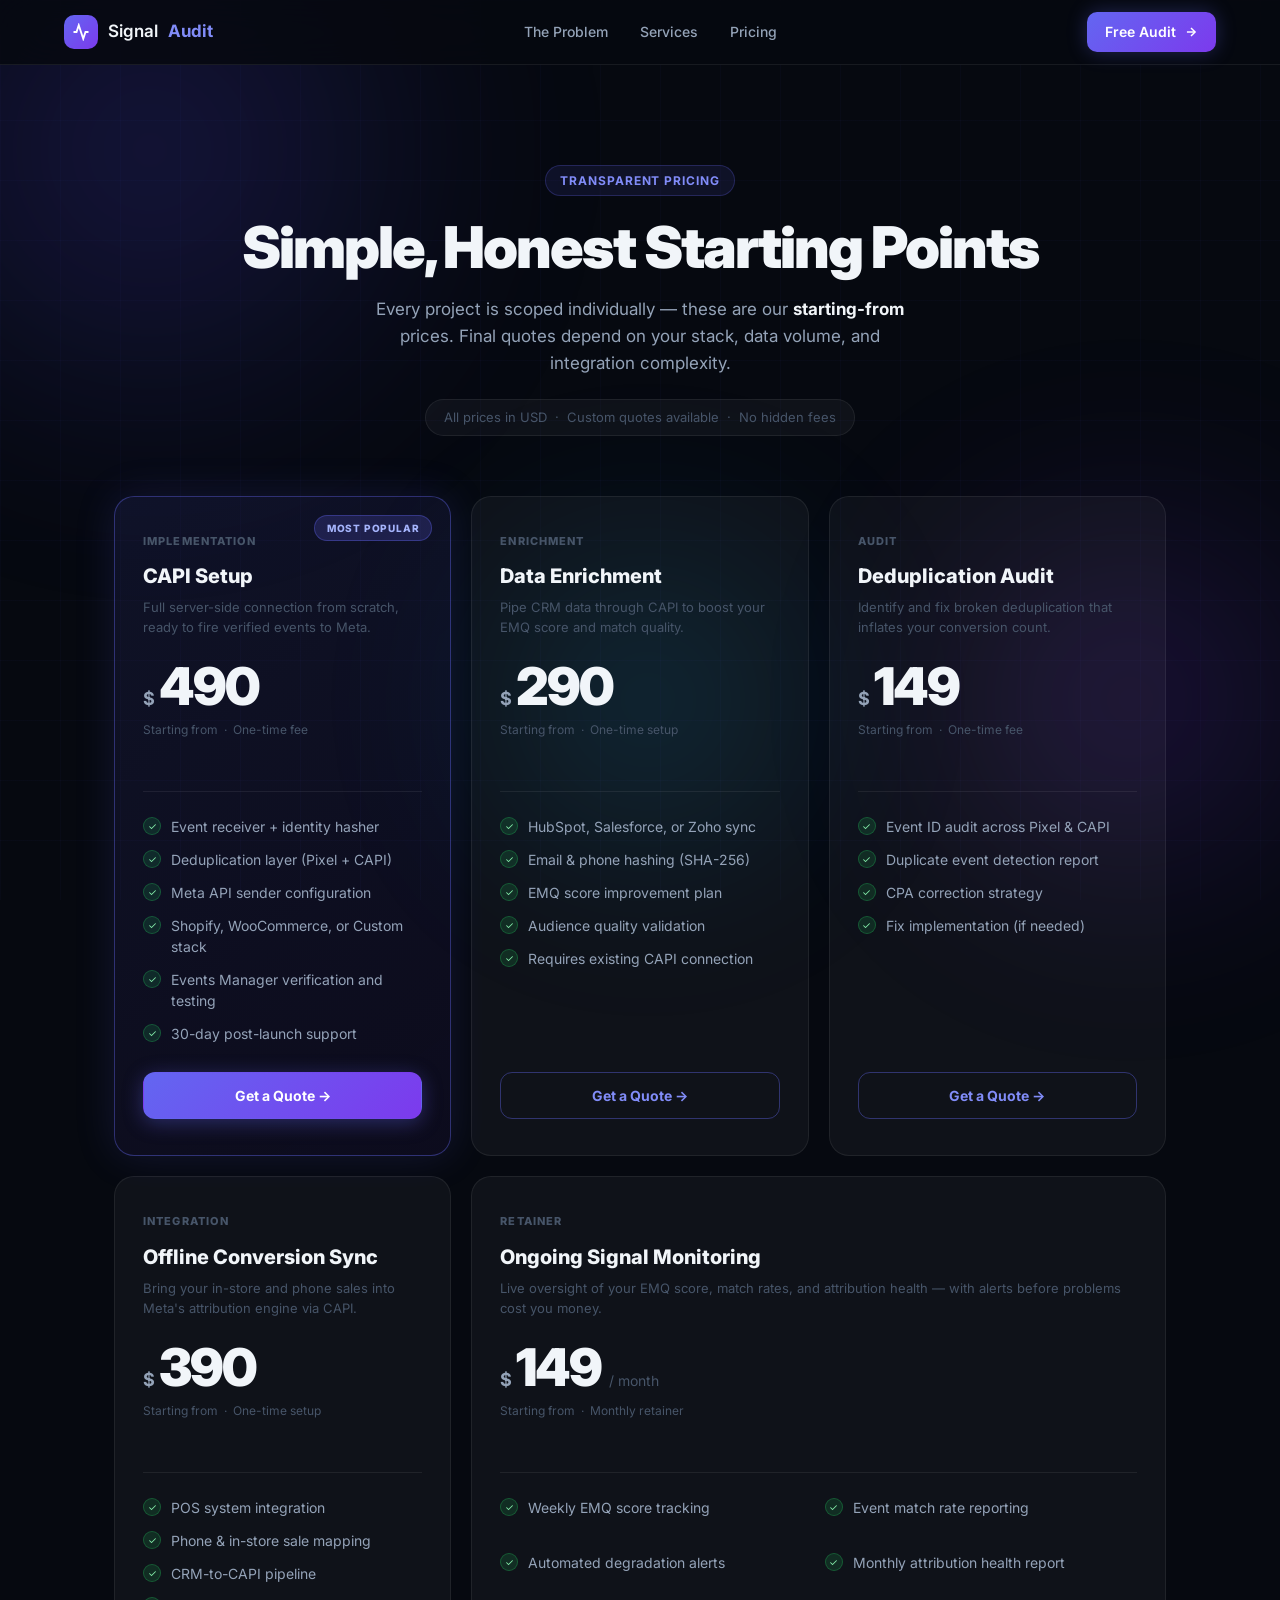
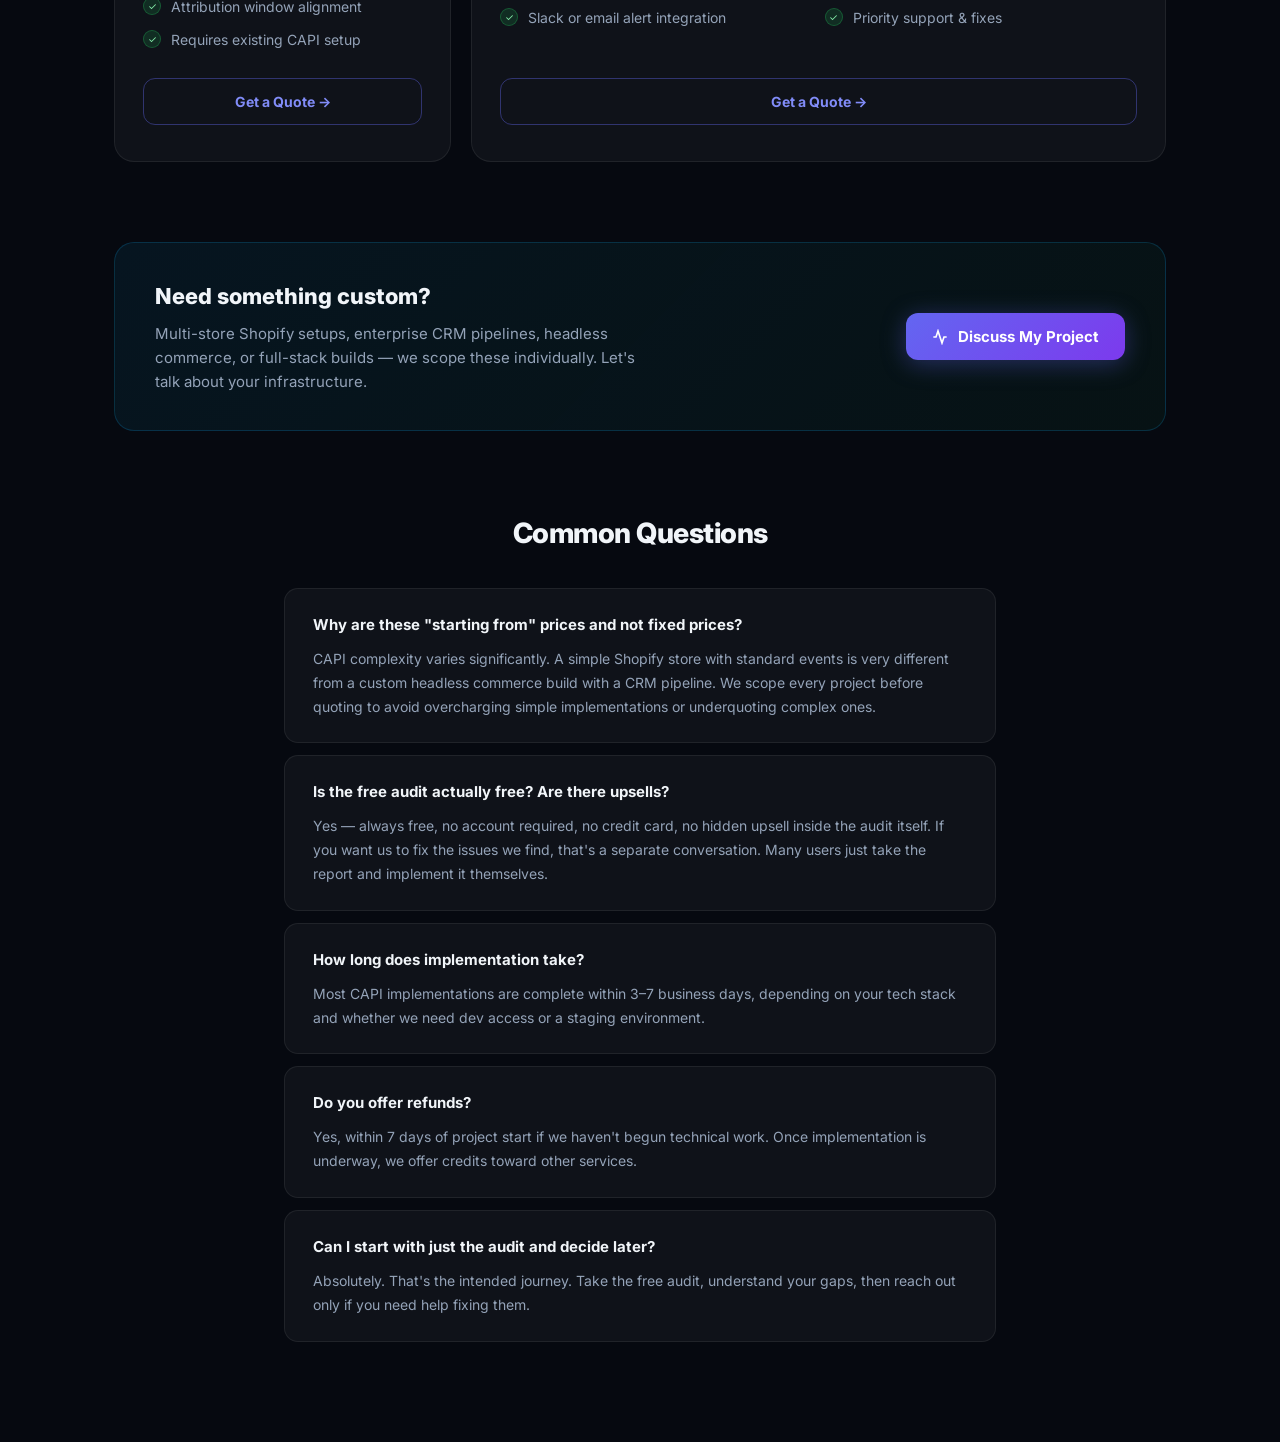
<file: pricing.html>
<!DOCTYPE html>
<html lang="en" dir="ltr">
<head>
  <!-- Google Analytics -->
  <script async src="https://www.googletagmanager.com/gtag/js?id=G-4YYCN5P26J"></script>
  <script>
    window.dataLayer = window.dataLayer || [];
    function gtag(){dataLayer.push(arguments);}
    gtag('js', new Date());
    gtag('config', 'G-4YYCN5P26J');
  </script>
  <meta charset="UTF-8" />
  <meta name="viewport" content="width=device-width, initial-scale=1.0" />
  <title>Pricing — SignalAudit CAPI Services</title>
  <meta name="description" content="Transparent starting-from pricing for Meta CAPI implementation, data enrichment, offline conversion sync, and ongoing signal monitoring." />
  <link rel="preconnect" href="https://fonts.googleapis.com" />
  <link rel="preconnect" href="https://fonts.gstatic.com" crossorigin />
  <link href="https://fonts.googleapis.com/css2?family=Inter:wght@300;400;500;600;700;800;900&display=swap" rel="stylesheet" />
  <link rel="stylesheet" href="landing.css" />
  <style>
    /* ── Pricing-specific styles ── */
    .pricing-hero {
      padding: 100px 24px 60px;
      position: relative; z-index: 1; text-align: center;
    }
    .pricing-hero h1 { letter-spacing: -2px; margin-bottom: 16px; }
    .pricing-hero p  { max-width: 560px; margin: 0 auto 12px; font-size: 17px; color: var(--text-2); }
    .pricing-note {
      display: inline-block; margin-top: 10px;
      font-size: 13px; color: var(--text-3);
      background: rgba(255,255,255,0.04); border: 1px solid var(--border);
      padding: 7px 18px; border-radius: 100px;
    }

    .pricing-grid {
      display: grid; grid-template-columns: repeat(3, 1fr); gap: 20px;
      max-width: 1100px; margin: 0 auto; padding: 0 24px 80px;
      position: relative; z-index: 1;
    }

    .price-card {
      background: rgba(255,255,255,0.04); border: 1px solid rgba(255,255,255,0.07);
      border-radius: 20px; padding: 36px 28px;
      display: flex; flex-direction: column; gap: 0;
      position: relative; overflow: hidden;
      transition: transform 0.3s, box-shadow 0.3s;
    }
    .price-card:hover { transform: translateY(-5px); box-shadow: 0 24px 60px rgba(0,0,0,0.35); }
    .price-card.featured {
      border-color: rgba(99,102,241,0.4);
      background: linear-gradient(145deg, rgba(99,102,241,0.1), rgba(124,58,237,0.06));
      box-shadow: 0 0 40px rgba(99,102,241,0.15);
    }
    .price-card.featured::before {
      content: 'Most Popular';
      position: absolute; top: 18px; right: 18px;
      font-size: 10px; font-weight: 800; letter-spacing: 0.08em;
      text-transform: uppercase; color: #a5b4fc;
      background: rgba(99,102,241,0.2); border: 1px solid rgba(99,102,241,0.35);
      padding: 4px 12px; border-radius: 100px;
    }

    .price-service {
      font-size: 11px; font-weight: 800; letter-spacing: 0.1em;
      text-transform: uppercase; color: var(--text-3); margin-bottom: 10px;
    }
    .price-card h3 { font-size: 20px; font-weight: 800; margin-bottom: 6px; }
    .price-tagline { font-size: 13px; color: var(--text-3); margin-bottom: 24px; line-height: 1.5; }

    .price-amount {
      display: flex; align-items: baseline; gap: 4px; margin-bottom: 6px;
    }
    .price-currency { font-size: 18px; font-weight: 700; color: var(--text-2); margin-top: 4px; }
    .price-number   { font-size: 52px; font-weight: 900; letter-spacing: -2px; color: var(--text-1); line-height: 1; }
    .price-period   { font-size: 14px; color: var(--text-3); }
    .price-qualifier { font-size: 12px; color: var(--text-3); margin-bottom: 28px; }

    .price-divider { height: 1px; background: var(--border); margin: 24px 0; }

    .price-features { list-style: none; display: flex; flex-direction: column; gap: 12px; flex: 1; }
    .price-features li {
      display: flex; align-items: flex-start; gap: 10px;
      font-size: 14px; color: var(--text-2); line-height: 1.5;
    }
    .price-features li .check {
      flex-shrink: 0; margin-top: 1px;
      width: 18px; height: 18px; border-radius: 50%;
      background: rgba(34,197,94,0.15); border: 1px solid rgba(34,197,94,0.3);
      display: flex; align-items: center; justify-content: center;
      font-size: 10px; color: #86efac;
    }

    .price-cta-btn {
      margin-top: 28px; width: 100%; padding: 14px;
      border-radius: 12px; border: 1px solid rgba(99,102,241,0.4);
      background: transparent; color: var(--accent-2);
      font-size: 14px; font-weight: 700; cursor: pointer;
      font-family: 'Inter', sans-serif; transition: all 0.22s;
    }
    .price-cta-btn:hover {
      background: rgba(99,102,241,0.15);
      border-color: rgba(99,102,241,0.7);
      color: #fff; transform: translateY(-1px);
    }
    .price-card.featured .price-cta-btn {
      background: linear-gradient(135deg, #6366f1, #7c3aed);
      border-color: transparent; color: white;
      box-shadow: 0 4px 20px rgba(99,102,241,0.35);
    }
    .price-card.featured .price-cta-btn:hover {
      box-shadow: 0 8px 32px rgba(99,102,241,0.5);
      transform: translateY(-2px);
    }

    /* Custom project row */
    .custom-project-row {
      max-width: 1100px; margin: 0 auto 80px; padding: 0 24px;
      position: relative; z-index: 1;
    }
    .custom-project-card {
      background: linear-gradient(135deg, rgba(14,165,233,0.08), rgba(34,197,94,0.05));
      border: 1px solid rgba(14,165,233,0.2);
      border-radius: 20px; padding: 36px 40px;
      display: flex; align-items: center; justify-content: space-between; gap: 32px;
      flex-wrap: wrap;
    }
    .custom-project-card h3 { font-size: 22px; font-weight: 800; margin-bottom: 8px; }
    .custom-project-card p  { font-size: 15px; color: var(--text-2); max-width: 500px; line-height: 1.6; }

    .faq-section {
      max-width: 760px; margin: 0 auto 100px; padding: 0 24px;
      position: relative; z-index: 1;
    }
    .faq-section h2 { text-align: center; font-size: 28px; font-weight: 800; margin-bottom: 32px; letter-spacing: -0.5px; }
    .faq-item {
      background: var(--surface); border: 1px solid var(--border);
      border-radius: 14px; padding: 24px 28px; margin-bottom: 12px;
    }
    .faq-q { font-size: 15px; font-weight: 700; margin-bottom: 10px; }
    .faq-a { font-size: 14px; color: var(--text-2); line-height: 1.7; }

    @media (max-width: 900px) {
      .pricing-grid { grid-template-columns: 1fr; }
      .price-card[style*="span 2"] { grid-column: span 1 !important; }
      .price-features[style*="grid-template-columns"] { grid-template-columns: 1fr !important; }
      .custom-project-card { flex-direction: column; text-align: center; }
      .custom-project-card .btn-primary { width: 100%; justify-content: center; }
    }

    @media (max-width: 600px) {
      .pricing-hero { padding: 60px 16px 36px; }
      .pricing-hero h1 { font-size: 30px; letter-spacing: -1px; }
      .pricing-hero p  { font-size: 14px; }
      .pricing-note { font-size: 11px; padding: 6px 14px; }

      .pricing-grid { padding: 0 16px 60px; gap: 16px; }
      .price-card { padding: 28px 20px; border-radius: 16px; }
      .price-card h3 { font-size: 18px; }
      .price-number { font-size: 42px; }
      .price-tagline { font-size: 12px; }
      .price-features li { font-size: 13px; }
      .price-cta-btn { padding: 12px; font-size: 13px; }

      .custom-project-row { margin-bottom: 48px; padding: 0 16px; }
      .custom-project-card { padding: 24px 20px; border-radius: 16px; gap: 20px; }
      .custom-project-card h3 { font-size: 18px; }
      .custom-project-card p  { font-size: 13px; }

      .faq-section { padding: 0 16px; margin-bottom: 60px; }
      .faq-section h2 { font-size: 22px; margin-bottom: 24px; }
      .faq-item { padding: 18px 16px; }
      .faq-q { font-size: 14px; }
      .faq-a { font-size: 13px; }
    }

    @media (max-width: 380px) {
      .pricing-hero h1 { font-size: 26px; }
      .price-number { font-size: 36px; }
      .price-card { padding: 22px 16px; }
    }
  </style>
</head>
<body>

  <div class="bg-grid"></div>
  <div class="bg-blob b1"></div>
  <div class="bg-blob b2"></div>
  <div class="bg-blob b3"></div>

  <!-- NAV -->
  <nav class="navbar" id="navbar">
    <div class="nav-inner">
      <a href="index.html" class="nav-logo">
        <div class="logo-mark">
          <svg width="18" height="18" viewBox="0 0 24 24" fill="none" stroke="currentColor" stroke-width="2.5"><path d="M22 12h-4l-3 9L9 3l-3 9H2"/></svg>
        </div>
        Signal<strong>Audit</strong>
      </a>
      <div class="nav-links">
        <a href="index.html#problem"      class="nav-link">The Problem</a>
        <a href="index.html#services"     class="nav-link">Services</a>
        <a href="pricing.html"            class="nav-link" style="color:#818cf8;background:rgba(99,102,241,0.08);">Pricing</a>
      </div>
      <a href="audit.html" class="nav-cta">
        Free Audit
        <svg width="14" height="14" viewBox="0 0 24 24" fill="none" stroke="currentColor" stroke-width="2.5"><line x1="5" y1="12" x2="19" y2="12"/><polyline points="12 5 19 12 12 19"/></svg>
      </a>
      <button class="hamburger" id="hamburger" onclick="toggleMenu()">
        <span></span><span></span><span></span>
      </button>
    </div>
    <div class="mobile-menu" id="mobileMenu">
      <a href="index.html">Back to Home</a>
      <a href="audit.html" class="mobile-cta">Start Free Audit →</a>
    </div>
  </nav>

  <!-- HERO -->
  <div class="pricing-hero">
    <div class="section-badge accent" style="margin-bottom:20px;">Transparent Pricing</div>
    <h1>Simple, Honest Starting Points</h1>
    <p>Every project is scoped individually — these are our <strong style="color:#f1f5f9">starting-from</strong> prices. Final quotes depend on your stack, data volume, and integration complexity.</p>
    <div class="pricing-note">All prices in USD &nbsp;·&nbsp; Custom quotes available &nbsp;·&nbsp; No hidden fees</div>
  </div>

  <!-- PRICING GRID -->
  <div class="pricing-grid">

    <!-- Card 1: CAPI Implementation -->
    <div class="price-card featured">
      <div class="price-service">Implementation</div>
      <h3>CAPI Setup</h3>
      <div class="price-tagline">Full server-side connection from scratch, ready to fire verified events to Meta.</div>
      <div class="price-amount">
        <span class="price-currency">$</span>
        <span class="price-number">490</span>
      </div>
      <div class="price-qualifier">Starting from &nbsp;·&nbsp; One-time fee</div>
      <div class="price-divider"></div>
      <ul class="price-features">
        <li><span class="check">&#10003;</span>Event receiver + identity hasher</li>
        <li><span class="check">&#10003;</span>Deduplication layer (Pixel + CAPI)</li>
        <li><span class="check">&#10003;</span>Meta API sender configuration</li>
        <li><span class="check">&#10003;</span>Shopify, WooCommerce, or Custom stack</li>
        <li><span class="check">&#10003;</span>Events Manager verification and testing</li>
        <li><span class="check">&#10003;</span>30-day post-launch support</li>
      </ul>
      <button class="price-cta-btn" onclick="openLeadModal('CAPI Implementation')">Get a Quote →</button>
    </div>

    <!-- Card 2: Data Enrichment -->
    <div class="price-card">
      <div class="price-service">Enrichment</div>
      <h3>Data Enrichment</h3>
      <div class="price-tagline">Pipe CRM data through CAPI to boost your EMQ score and match quality.</div>
      <div class="price-amount">
        <span class="price-currency">$</span>
        <span class="price-number">290</span>
      </div>
      <div class="price-qualifier">Starting from &nbsp;·&nbsp; One-time setup</div>
      <div class="price-divider"></div>
      <ul class="price-features">
        <li><span class="check">&#10003;</span>HubSpot, Salesforce, or Zoho sync</li>
        <li><span class="check">&#10003;</span>Email &amp; phone hashing (SHA-256)</li>
        <li><span class="check">&#10003;</span>EMQ score improvement plan</li>
        <li><span class="check">&#10003;</span>Audience quality validation</li>
        <li><span class="check">&#10003;</span>Requires existing CAPI connection</li>
      </ul>
      <button class="price-cta-btn" onclick="openLeadModal('Data Enrichment')">Get a Quote →</button>
    </div>

    <!-- Card 3: Deduplication Audit -->
    <div class="price-card">
      <div class="price-service">Audit</div>
      <h3>Deduplication Audit</h3>
      <div class="price-tagline">Identify and fix broken deduplication that inflates your conversion count.</div>
      <div class="price-amount">
        <span class="price-currency">$</span>
        <span class="price-number">149</span>
      </div>
      <div class="price-qualifier">Starting from &nbsp;·&nbsp; One-time fee</div>
      <div class="price-divider"></div>
      <ul class="price-features">
        <li><span class="check">&#10003;</span>Event ID audit across Pixel &amp; CAPI</li>
        <li><span class="check">&#10003;</span>Duplicate event detection report</li>
        <li><span class="check">&#10003;</span>CPA correction strategy</li>
        <li><span class="check">&#10003;</span>Fix implementation (if needed)</li>
      </ul>
      <button class="price-cta-btn" onclick="openLeadModal('Deduplication Auditing')">Get a Quote →</button>
    </div>

    <!-- Card 4: Offline Sync -->
    <div class="price-card">
      <div class="price-service">Integration</div>
      <h3>Offline Conversion Sync</h3>
      <div class="price-tagline">Bring your in-store and phone sales into Meta's attribution engine via CAPI.</div>
      <div class="price-amount">
        <span class="price-currency">$</span>
        <span class="price-number">390</span>
      </div>
      <div class="price-qualifier">Starting from &nbsp;·&nbsp; One-time setup</div>
      <div class="price-divider"></div>
      <ul class="price-features">
        <li><span class="check">&#10003;</span>POS system integration</li>
        <li><span class="check">&#10003;</span>Phone &amp; in-store sale mapping</li>
        <li><span class="check">&#10003;</span>CRM-to-CAPI pipeline</li>
        <li><span class="check">&#10003;</span>Attribution window alignment</li>
        <li><span class="check">&#10003;</span>Requires existing CAPI setup</li>
      </ul>
      <button class="price-cta-btn" onclick="openLeadModal('Offline Conversion Sync')">Get a Quote →</button>
    </div>

    <!-- Card 5: Monitoring -->
    <div class="price-card" style="grid-column: span 2;">
      <div class="price-service">Retainer</div>
      <h3>Ongoing Signal Monitoring</h3>
      <div class="price-tagline">Live oversight of your EMQ score, match rates, and attribution health — with alerts before problems cost you money.</div>
      <div class="price-amount">
        <span class="price-currency">$</span>
        <span class="price-number">149</span>
        <span class="price-period">&nbsp;/ month</span>
      </div>
      <div class="price-qualifier">Starting from &nbsp;·&nbsp; Monthly retainer</div>
      <div class="price-divider"></div>
      <ul class="price-features" style="display:grid;grid-template-columns:1fr 1fr;gap:12px;">
        <li><span class="check">&#10003;</span>Weekly EMQ score tracking</li>
        <li><span class="check">&#10003;</span>Event match rate reporting</li>
        <li><span class="check">&#10003;</span>Automated degradation alerts</li>
        <li><span class="check">&#10003;</span>Monthly attribution health report</li>
        <li><span class="check">&#10003;</span>Slack or email alert integration</li>
        <li><span class="check">&#10003;</span>Priority support &amp; fixes</li>
      </ul>
      <button class="price-cta-btn" onclick="openLeadModal('Ongoing Signal Monitoring')">Get a Quote →</button>
    </div>

  </div>

  <!-- CUSTOM PROJECT -->
  <div class="custom-project-row">
    <div class="custom-project-card">
      <div>
        <h3>Need something custom?</h3>
        <p>Multi-store Shopify setups, enterprise CRM pipelines, headless commerce, or full-stack builds — we scope these individually. Let's talk about your infrastructure.</p>
      </div>
      <button class="btn-primary" onclick="openLeadModal('Custom Project')" style="flex-shrink:0;white-space:nowrap;">
        <svg width="16" height="16" viewBox="0 0 24 24" fill="none" stroke="currentColor" stroke-width="2.5"><path d="M22 12h-4l-3 9L9 3l-3 9H2"/></svg>
        Discuss My Project
      </button>
    </div>
  </div>

  <!-- FAQ -->
  <div class="faq-section">
    <h2>Common Questions</h2>
    <div class="faq-item">
      <div class="faq-q">Why are these "starting from" prices and not fixed prices?</div>
      <div class="faq-a">CAPI complexity varies significantly. A simple Shopify store with standard events is very different from a custom headless commerce build with a CRM pipeline. We scope every project before quoting to avoid overcharging simple implementations or underquoting complex ones.</div>
    </div>
    <div class="faq-item">
      <div class="faq-q">Is the free audit actually free? Are there upsells?</div>
      <div class="faq-a">Yes — always free, no account required, no credit card, no hidden upsell inside the audit itself. If you want us to fix the issues we find, that's a separate conversation. Many users just take the report and implement it themselves.</div>
    </div>
    <div class="faq-item">
      <div class="faq-q">How long does implementation take?</div>
      <div class="faq-a">Most CAPI implementations are complete within 3–7 business days, depending on your tech stack and whether we need dev access or a staging environment.</div>
    </div>
    <div class="faq-item">
      <div class="faq-q">Do you offer refunds?</div>
      <div class="faq-a">Yes, within 7 days of project start if we haven't begun technical work. Once implementation is underway, we offer credits toward other services.</div>
    </div>
    <div class="faq-item">
      <div class="faq-q">Can I start with just the audit and decide later?</div>
      <div class="faq-a">Absolutely. That's the intended journey. Take the free audit, understand your gaps, then reach out only if you need help fixing them.</div>
    </div>
  </div>

  <!-- ══ LEAD CAPTURE MODAL ══ -->
  <div id="leadModal" style="display:none;position:fixed;inset:0;z-index:9999;align-items:center;justify-content:center;padding:20px;">
    <div id="leadBackdrop" onclick="closeLeadModal()" style="position:absolute;inset:0;background:rgba(8,11,20,0.85);backdrop-filter:blur(8px);"></div>
    <div style="position:relative;width:100%;max-width:500px;max-height:90vh;overflow-y:auto;background:linear-gradient(145deg,#0f1520,#161e30);border:1px solid rgba(99,102,241,0.25);border-radius:20px;padding:32px 36px;box-shadow:0 40px 80px rgba(0,0,0,0.6);">
      <button onclick="closeLeadModal()" style="position:absolute;top:16px;right:16px;background:rgba(255,255,255,0.06);border:none;border-radius:8px;color:#94a3b8;width:32px;height:32px;cursor:pointer;font-size:18px;line-height:32px;" aria-label="Close">&times;</button>
      <div id="leadModalService" style="display:inline-block;background:rgba(99,102,241,0.15);border:1px solid rgba(99,102,241,0.35);border-radius:100px;padding:4px 14px;color:#a5b4fc;font-size:12px;font-weight:700;text-transform:uppercase;letter-spacing:0.06em;margin-bottom:16px;"></div>
      <h2 style="margin:0 0 4px;color:#f1f5f9;font-size:21px;font-weight:800;letter-spacing:-0.5px;">Book a Strategic Call</h2>
      <p style="margin:0 0 22px;color:#64748b;font-size:13px;">We'll reach out within 24 hours to schedule.</p>
      <div id="leadForm">
        <!-- Row 1: Name -->
        <div style="margin-bottom:12px;">
          <label style="display:block;color:#94a3b8;font-size:11px;font-weight:700;text-transform:uppercase;letter-spacing:0.06em;margin-bottom:5px;">Your Name</label>
          <input id="leadName" type="text" placeholder="Your full name" autocomplete="name" style="width:100%;box-sizing:border-box;background:rgba(255,255,255,0.05);border:1px solid rgba(255,255,255,0.1);border-radius:10px;padding:10px 13px;color:#f1f5f9;font-size:14px;font-family:inherit;outline:none;" onfocus="this.style.borderColor='rgba(99,102,241,0.5)'" onblur="this.style.borderColor='rgba(255,255,255,0.1)'" />
        </div>
        <!-- Row 2: Email (required) -->
        <div style="margin-bottom:12px;">
          <label style="display:block;color:#94a3b8;font-size:11px;font-weight:700;text-transform:uppercase;letter-spacing:0.06em;margin-bottom:5px;">Business Email <span style="color:#ef4444;">*</span></label>
          <input id="leadEmail" type="email" placeholder="you@company.com" autocomplete="email" style="width:100%;box-sizing:border-box;background:rgba(255,255,255,0.05);border:1px solid rgba(255,255,255,0.1);border-radius:10px;padding:10px 13px;color:#f1f5f9;font-size:14px;font-family:inherit;outline:none;" onfocus="this.style.borderColor='rgba(99,102,241,0.5)'" onblur="this.style.borderColor='rgba(255,255,255,0.1)'" />
        </div>
        <!-- Row 3: Website -->
        <div style="margin-bottom:12px;">
          <label style="display:block;color:#94a3b8;font-size:11px;font-weight:700;text-transform:uppercase;letter-spacing:0.06em;margin-bottom:5px;">Website URL</label>
          <input id="leadWebsite" type="url" placeholder="https://yourstore.com" autocomplete="url" style="width:100%;box-sizing:border-box;background:rgba(255,255,255,0.05);border:1px solid rgba(255,255,255,0.1);border-radius:10px;padding:10px 13px;color:#f1f5f9;font-size:14px;font-family:inherit;outline:none;" onfocus="this.style.borderColor='rgba(99,102,241,0.5)'" onblur="this.style.borderColor='rgba(255,255,255,0.1)'" />
        </div>
        <!-- Row 4: Monthly Ad Spend (required) -->
        <div style="margin-bottom:12px;">
          <label style="display:block;color:#94a3b8;font-size:11px;font-weight:700;text-transform:uppercase;letter-spacing:0.06em;margin-bottom:5px;">Monthly Meta Ad Spend <span style="color:#ef4444;">*</span></label>
          <select id="leadAdSpend" style="width:100%;box-sizing:border-box;background:#161e30;border:1px solid rgba(255,255,255,0.1);border-radius:10px;padding:10px 13px;color:#f1f5f9;font-size:14px;font-family:inherit;outline:none;cursor:pointer;" onfocus="this.style.borderColor='rgba(99,102,241,0.5)'" onblur="this.style.borderColor='rgba(255,255,255,0.1)'">
            <option value="" disabled selected style="color:#64748b;">Select your spend range…</option>
            <option value="Under $1,000/mo">Under $1,000 / month</option>
            <option value="$1,000 – $5,000/mo">$1,000 – $5,000 / month</option>
            <option value="$5,000 – $20,000/mo">$5,000 – $20,000 / month</option>
            <option value="$20,000 – $50,000/mo">$20,000 – $50,000 / month</option>
            <option value="Over $50,000/mo">Over $50,000 / month</option>
          </select>
        </div>
        <!-- Row 5: Platform (optional) -->
        <div style="margin-bottom:12px;">
          <label style="display:block;color:#94a3b8;font-size:11px;font-weight:700;text-transform:uppercase;letter-spacing:0.06em;margin-bottom:5px;">Platform / Tech Stack <span style="color:#475569;font-weight:400;font-size:10px;">(optional)</span></label>
          <select id="leadPlatform" style="width:100%;box-sizing:border-box;background:#161e30;border:1px solid rgba(255,255,255,0.1);border-radius:10px;padding:10px 13px;color:#f1f5f9;font-size:14px;font-family:inherit;outline:none;cursor:pointer;" onfocus="this.style.borderColor='rgba(99,102,241,0.5)'" onblur="this.style.borderColor='rgba(255,255,255,0.1)'">
            <option value="">Not sure / Other</option>
            <option value="Shopify">Shopify</option>
            <option value="WooCommerce">WooCommerce</option>
            <option value="Magento / Adobe Commerce">Magento / Adobe Commerce</option>
            <option value="Custom / Headless">Custom / Headless</option>
            <option value="HubSpot">HubSpot CRM</option>
            <option value="Salesforce">Salesforce CRM</option>
          </select>
        </div>
        <!-- Row 6: Audit Report ID (optional) -->
        <div style="margin-bottom:12px;">
          <label style="display:block;color:#94a3b8;font-size:11px;font-weight:700;text-transform:uppercase;letter-spacing:0.06em;margin-bottom:5px;">Audit Report ID <span style="color:#475569;font-weight:400;font-size:10px;">(optional — from your free audit)</span></label>
          <input id="leadAuditId" type="text" placeholder="e.g. SA-20250415-AB3K7" style="width:100%;box-sizing:border-box;background:rgba(255,255,255,0.05);border:1px solid rgba(99,102,241,0.2);border-radius:10px;padding:10px 13px;color:#a5b4fc;font-size:13px;font-family:'Courier New',monospace;outline:none;letter-spacing:0.05em;" onfocus="this.style.borderColor='rgba(99,102,241,0.5)'" onblur="this.style.borderColor='rgba(99,102,241,0.2)'" />
          <div style="font-size:11px;color:#334155;margin-top:4px;">Found on your results page and in your PDF report. Lets us skip the discovery call.</div>
        </div>
        <!-- Row 7: Message (optional) -->
        <div style="margin-bottom:20px;">
          <label style="display:block;color:#94a3b8;font-size:11px;font-weight:700;text-transform:uppercase;letter-spacing:0.06em;margin-bottom:5px;">Anything else? <span style="color:#475569;font-weight:400;font-size:10px;">(optional)</span></label>
          <textarea id="leadMessage" placeholder="Tell us what you're trying to fix or any specific questions…" rows="3" style="width:100%;box-sizing:border-box;background:rgba(255,255,255,0.05);border:1px solid rgba(255,255,255,0.1);border-radius:10px;padding:10px 13px;color:#f1f5f9;font-size:13px;font-family:inherit;outline:none;resize:vertical;line-height:1.6;" onfocus="this.style.borderColor='rgba(99,102,241,0.5)'" onblur="this.style.borderColor='rgba(255,255,255,0.1)'"></textarea>
        </div>
        <div id="leadError" style="display:none;color:#fca5a5;font-size:13px;margin-bottom:12px;"></div>
        <button id="leadSubmitBtn" onclick="submitLeadForm()" style="width:100%;background:linear-gradient(135deg,#6366f1,#7c3aed);color:white;border:none;border-radius:12px;padding:13px;font-size:15px;font-weight:700;cursor:pointer;font-family:inherit;transition:opacity 0.2s;">
          Send My Request &rarr;
        </button>
        <p style="margin:10px 0 0;color:#334155;font-size:11px;text-align:center;">No spam. We'll only contact you about your inquiry.</p>
      </div>
      <div id="leadSuccess" style="display:none;text-align:center;padding:24px 0;">
        <div style="width:56px;height:56px;background:rgba(34,197,94,0.15);border:1px solid rgba(34,197,94,0.3);border-radius:50%;display:flex;align-items:center;justify-content:center;margin:0 auto 16px;font-size:24px;color:#86efac;">&#10003;</div>
        <h3 style="margin:0 0 10px;color:#86efac;font-size:20px;font-weight:800;">Request Sent!</h3>
        <p style="margin:0;color:#94a3b8;font-size:14px;">We'll reach out to <strong id="leadSuccessEmail" style="color:#f1f5f9;"></strong> within 24 hours.</p>
      </div>
    </div>
  </div>
  <script src="i18n.js"></script>
  <script src="landing.js"></script>
  <script>
    function toggleMenu() {
      document.getElementById('mobileMenu').classList.toggle('open');
      document.getElementById('hamburger').classList.toggle('open');
    }
  </script>

</body>
</html>
</file>
<file: landing.css>
/* ════════════════════════════════════════════════
   SIGNAL AUDIT — LANDING PAGE STYLESHEET
   ════════════════════════════════════════════════ */

*, *::before, *::after { box-sizing: border-box; margin: 0; padding: 0; }

:root {
  --bg:       #060910;
  --bg2:      #0b0f1a;
  --surface:  rgba(255,255,255,0.04);
  --border:   rgba(255,255,255,0.07);
  --text-1:   #f1f5f9;
  --text-2:   #94a3b8;
  --text-3:   #475569;
  --accent:   #6366f1;
  --accent-2: #818cf8;
  --green:    #22c55e;
  --yellow:   #f59e0b;
  --red:      #ef4444;
  --orange:   #f97316;
  --rad:      16px;
  --rad-sm:   10px;
  --ease:     cubic-bezier(0.4, 0, 0.2, 1);
}

html { scroll-behavior: smooth; }

body {
  background: var(--bg);
  color: var(--text-1);
  font-family: 'Inter', -apple-system, sans-serif;
  line-height: 1.6;
  overflow-x: hidden;
}

/* ── GRID BACKGROUND ── */
.bg-grid {
  position: fixed; inset: 0; z-index: 0; pointer-events: none;
  background-image:
    linear-gradient(rgba(99,102,241,0.03) 1px, transparent 1px),
    linear-gradient(90deg, rgba(99,102,241,0.03) 1px, transparent 1px);
  background-size: 60px 60px;
}

/* ── BLOBS ── */
.bg-blob {
  position: fixed; border-radius: 50%; filter: blur(100px);
  pointer-events: none; z-index: 0; opacity: 0.25;
  animation: blobF 10s ease-in-out infinite alternate;
}
.b1 { width:700px; height:700px; background:radial-gradient(#4f46e5,transparent 70%); top:-200px; left:-200px; }
.b2 { width:500px; height:500px; background:radial-gradient(#7c3aed,transparent 70%); top:50%; right:-100px; animation-delay:-4s; }
.b3 { width:400px; height:400px; background:radial-gradient(#0ea5e9,transparent 70%); bottom:0; left:35%; animation-delay:-7s; }
@keyframes blobF { to { transform: translate(40px,30px) scale(1.08); } }

/* ── NAV ── */
.navbar {
  position: sticky; top: 0; z-index: 200;
  background: rgba(6,9,16,0.85);
  backdrop-filter: blur(24px);
  border-bottom: 1px solid var(--border);
}
.nav-inner {
  max-width: 1200px; margin: 0 auto;
  display: flex; align-items: center; gap: 20px;
  padding: 0 24px; height: 64px;
}
.nav-logo {
  display: flex; align-items: center; gap: 10px;
  font-size: 17px; font-weight: 600; color: var(--text-1);
  text-decoration: none; white-space: nowrap; flex-shrink: 0;
}
.nav-logo strong { color: var(--accent-2); font-weight: 700; }
.logo-mark {
  width: 34px; height: 34px; border-radius: 10px;
  background: linear-gradient(135deg, var(--accent), #7c3aed);
  display: flex; align-items: center; justify-content: center; color: white;
  flex-shrink: 0;
}
.logo-mark.sm { width: 26px; height: 26px; border-radius: 7px; }
.nav-links {
  display: flex; align-items: center; gap: 4px; flex: 1; justify-content: center;
}
.nav-link {
  color: var(--text-2); font-size: 14px; font-weight: 500;
  text-decoration: none; padding: 8px 14px; border-radius: 8px;
  transition: all 0.2s; white-space: nowrap;
}
.nav-link:hover { color: var(--text-1); background: var(--surface); }
.nav-cta {
  display: flex; align-items: center; gap: 8px;
  padding: 9px 18px; border-radius: 10px;
  background: linear-gradient(135deg, var(--accent), #7c3aed);
  color: white; font-size: 14px; font-weight: 600;
  text-decoration: none; white-space: nowrap; flex-shrink: 0;
  box-shadow: 0 0 20px rgba(99,102,241,0.3);
  transition: all 0.2s;
}
.nav-cta:hover { transform: translateY(-1px); box-shadow: 0 4px 24px rgba(99,102,241,0.45); }

/* ── HAMBURGER ── */
.hamburger {
  display: none; flex-direction: column; gap: 5px;
  background: none; border: none; cursor: pointer; padding: 8px; margin-left: auto;
}
.hamburger span {
  display: block; width: 22px; height: 2px;
  background: var(--text-2); border-radius: 2px;
  transition: all 0.3s;
}
.hamburger.open span:nth-child(1) { transform: rotate(45deg) translate(5px, 5px); }
.hamburger.open span:nth-child(2) { opacity: 0; }
.hamburger.open span:nth-child(3) { transform: rotate(-45deg) translate(5px, -5px); }

.mobile-menu {
  display: none; flex-direction: column; gap: 4px;
  padding: 12px 24px 20px;
  border-top: 1px solid var(--border);
}
.mobile-menu a {
  color: var(--text-2); text-decoration: none; font-size: 15px;
  font-weight: 500; padding: 12px 0;
  border-bottom: 1px solid var(--border);
}
.mobile-menu .mobile-cta {
  margin-top: 12px; padding: 14px;
  background: linear-gradient(135deg, var(--accent), #7c3aed);
  color: white; text-align: center; border-radius: 12px; border: none;
  font-weight: 700; font-size: 15px;
}
.mobile-menu.open { display: flex; }

/* ═══════════ HERO ═══════════ */
.hero {
  position: relative; z-index: 1;
  padding: 80px 24px 60px; overflow: hidden;
}
.hero-inner {
  max-width: 1200px; margin: 0 auto;
  display: grid; grid-template-columns: 1fr 1fr; gap: 60px; align-items: center;
}
.eyebrow {
  display: inline-flex; align-items: center; gap: 10px;
  font-size: 13px; font-weight: 600; color: var(--accent-2);
  background: rgba(99,102,241,0.1); border: 1px solid rgba(99,102,241,0.2);
  padding: 7px 14px; border-radius: 100px; margin-bottom: 24px;
}
.dot {
  width: 7px; height: 7px; border-radius: 50%;
  background: var(--green);
  box-shadow: 0 0 8px var(--green);
  animation: pulse 2s ease-in-out infinite;
}
@keyframes pulse { 0%, 100% { opacity: 1; transform: scale(1); } 50% { opacity: 0.6; transform: scale(0.85); } }

h1 {
  font-size: clamp(36px, 4.5vw, 58px); font-weight: 900;
  line-height: 1.1; letter-spacing: -2px; margin-bottom: 20px;
}
.grad {
  background: linear-gradient(135deg, #818cf8 0%, #a855f7 40%, #38bdf8 100%);
  -webkit-background-clip: text; -webkit-text-fill-color: transparent; background-clip: text;
}
.hero-sub {
  font-size: 17px; color: var(--text-2); line-height: 1.7; margin-bottom: 36px; max-width: 520px;
}
.hero-sub strong { color: var(--text-1); }
.hero-sub em { color: #fbbf24; font-style: normal; }

.hero-actions { display: flex; align-items: center; gap: 14px; flex-wrap: wrap; margin-bottom: 24px; }

.btn-primary {
  display: inline-flex; align-items: center; gap: 10px;
  padding: 14px 26px; border-radius: 12px;
  background: linear-gradient(135deg, var(--accent), #7c3aed);
  color: white; font-weight: 700; font-size: 15px;
  text-decoration: none; border: none; cursor: pointer; font-family: inherit;
  box-shadow: 0 4px 24px rgba(99,102,241,0.35);
  transition: all 0.22s var(--ease);
}
.btn-primary:hover { transform: translateY(-2px); box-shadow: 0 8px 36px rgba(99,102,241,0.5); }
.btn-primary.btn-lg { font-size: 16px; padding: 16px 30px; }
.btn-primary.btn-xl { font-size: 18px; padding: 18px 36px; border-radius: 14px; }

.btn-ghost {
  display: inline-flex; align-items: center; gap: 12px;
  padding: 14px 24px; border-radius: 12px;
  background: var(--surface); border: 1px solid var(--border);
  color: var(--text-2); font-weight: 600; font-size: 15px;
  text-decoration: none; transition: all 0.22s;
}
.btn-ghost:hover { background: rgba(255,255,255,0.07); color: var(--text-1); }
.btn-ghost.btn-lg { padding: 16px 28px; }

.play-icon {
  width: 30px; height: 30px; border-radius: 50%;
  background: linear-gradient(135deg, var(--accent), #7c3aed);
  display: flex; align-items: center; justify-content: center; color: white; flex-shrink: 0;
}

.hero-proof {
  display: flex; flex-wrap: wrap; gap: 16px;
}
.proof-item {
  display: flex; align-items: center; gap: 7px;
  font-size: 13px; color: var(--text-3);
}

/* ── HERO VISUAL ── */
.hero-visual { position: relative; }

.mock-card {
  background: rgba(15,20,40,0.9);
  border: 1px solid rgba(99,102,241,0.2);
  border-radius: var(--rad); overflow: hidden;
  box-shadow: 0 24px 80px rgba(0,0,0,0.5);
  backdrop-filter: blur(20px);
  position: relative;
}
.mock-card.after {
  margin-top: 12px;
  border-color: rgba(34,197,94,0.25);
  box-shadow: 0 12px 40px rgba(34,197,94,0.1);
}
.mock-header {
  display: flex; align-items: center; gap: 10px;
  padding: 12px 16px; border-bottom: 1px solid var(--border);
  background: rgba(255,255,255,0.02);
}
.mock-dots { display: flex; gap: 5px; }
.mock-dots span {
  width: 9px; height: 9px; border-radius: 50%;
  background: rgba(255,255,255,0.15);
}
.mock-title { font-size: 12px; font-weight: 600; color: var(--text-3); margin-left: 4px; }
.mock-body { padding: 16px; }
.mock-arrow {
  text-align: center; font-size: 22px; color: var(--text-3); padding: 4px 0;
}

.mock-gauge-row { display: flex; gap: 16px; align-items: center; margin-bottom: 14px; }
.gauge-wrap { position: relative; width: 90px; height: 90px; flex-shrink: 0; }
.gauge-svg { transform: rotate(-90deg); }
.gauge-bg   { fill: none; stroke: rgba(255,255,255,0.06); stroke-width: 10; }
.gauge-fill { fill: none; stroke-width: 10; stroke-linecap: round; }
.gauge-fill.bad  { stroke: var(--red); }
.gauge-fill.good { stroke: var(--green); }
.gauge-label {
  position: absolute; inset: 0; display: flex;
  flex-direction: column; align-items: center; justify-content: center;
}
.gauge-num { font-size: 20px; font-weight: 900; line-height: 1; }
.gauge-num.bad  { color: var(--red);   }
.gauge-num.good { color: var(--green); }
.gauge-sub { font-size: 9px; color: var(--text-3); font-weight: 600; text-transform: uppercase; letter-spacing: 0.05em; }

.gauge-stats { flex: 1; display: flex; flex-direction: column; gap: 8px; }
.g-stat { display: flex; align-items: center; gap: 8px; }
.g-stat-label { font-size: 10px; color: var(--text-3); width: 80px; flex-shrink: 0; }
.g-stat-bar { flex: 1; height: 5px; border-radius: 10px; background: rgba(255,255,255,0.06); overflow: hidden; }
.g-stat-fill { height: 100%; border-radius: 10px; transition: width 1.5s var(--ease); }
.g-stat-pct { font-size: 11px; font-weight: 700; width: 32px; text-align: right; }
.bad-c  { color: var(--red);   }
.good-c { color: var(--green); }

.mock-issues { display: flex; flex-direction: column; gap: 6px; }
.mock-issue {
  font-size: 11px; font-weight: 600; padding: 6px 10px; border-radius: 6px;
}
.mock-issue.red    { background: rgba(239,68,68,0.1); color: #fca5a5; }
.mock-issue.orange { background: rgba(249,115,22,0.1); color: #fdba74; }
.mock-issue.yellow { background: rgba(245,158,11,0.1); color: #fcd34d; }
.mock-issue.green  { background: rgba(34,197,94,0.1); color: #86efac; }

/* Scroll hint */
.scroll-hint {
  display: flex; justify-content: center; margin-top: 48px;
  color: var(--text-3); animation: bounce 2s ease-in-out infinite;
}
@keyframes bounce { 0%,100%{transform:translateY(0)} 50%{transform:translateY(6px)} }

/* ═══════════ TRUST BAR ═══════════ */
.trust-bar {
  position: relative; z-index: 10;
  border-top: 1px solid rgba(255, 255, 255, 0.12);
  border-bottom: 1px solid rgba(255, 255, 255, 0.12);
  background: rgba(255, 255, 255, 0.09);
  backdrop-filter: blur(20px) saturate(160%);
  -webkit-backdrop-filter: blur(20px) saturate(160%);
  padding: 20px 24px;
}
.trust-inner {
  max-width: 1200px; margin: 0 auto;
  display: flex; align-items: center; gap: 28px; flex-wrap: wrap;
}
.trust-label { font-size: 11px; font-weight: 700; color: rgba(255,255,255,0.5); white-space: nowrap; text-transform: uppercase; letter-spacing: 0.08em; }
.trust-logos { display: flex; align-items: center; gap: 16px; flex-wrap: wrap; flex: 1; justify-content: space-between; }
.tlogo-img {
  height: 36px; width: auto; object-fit: contain; flex-shrink: 0;
  opacity: 0.85;
  transition: opacity 0.2s, transform 0.2s;
  filter: drop-shadow(0 1px 4px rgba(0,0,0,0.25));
}
.tlogo-img:hover { opacity: 1; transform: scale(1.08); }

/* ═══════════ SECTIONS ═══════════ */
.section {
  position: relative; z-index: 1; padding: 100px 24px;
}
.section-dark {
  background: rgba(0,0,0,0.3);
  border-top: 1px solid var(--border);
  border-bottom: 1px solid var(--border);
}
.container { max-width: 1200px; margin: 0 auto; }

.section-badge {
  display: inline-flex; align-items: center;
  font-size: 12px; font-weight: 700; padding: 5px 14px; border-radius: 100px;
  text-transform: uppercase; letter-spacing: 0.08em; margin-bottom: 20px;
  background: rgba(239,68,68,0.1); border: 1px solid rgba(239,68,68,0.2); color: #fca5a5;
}
.section-badge.accent {
  background: rgba(99,102,241,0.1); border-color: rgba(99,102,241,0.25); color: var(--accent-2);
}
.section-badge.danger {
  background: rgba(239,68,68,0.1); border-color: rgba(239,68,68,0.2); color: #fca5a5;
}

.section-title {
  font-size: clamp(28px, 3.5vw, 46px); font-weight: 800;
  line-height: 1.15; letter-spacing: -1px; margin-bottom: 16px;
}
.section-sub { font-size: 17px; color: var(--text-2); max-width: 600px; margin-bottom: 60px; }

/* ── REVEAL ANIMATION ── */
.reveal { opacity: 0; transform: translateY(30px); transition: opacity 0.7s var(--ease), transform 0.7s var(--ease); }
.reveal.visible { opacity: 1; transform: translateY(0); }

/* ═══════════ CRISIS GRID ═══════════ */
.crisis-grid {
  display: grid; grid-template-columns: repeat(3, 1fr); gap: 20px; margin-bottom: 48px;
}
.crisis-card {
  background: var(--surface); border: 1px solid var(--border);
  border-radius: var(--rad); padding: 28px 24px;
  transition: all 0.3s; position: relative; overflow: hidden;
}
.crisis-card:hover { border-color: rgba(99,102,241,0.3); transform: translateY(-4px); }
.crisis-card::before {
  content: ''; position: absolute; top: 0; left: 0; right: 0; height: 2px;
  background: linear-gradient(90deg, var(--accent), #a855f7);
}
.crisis-num {
  font-size: 11px; font-weight: 800; color: var(--text-3); margin-bottom: 14px;
  letter-spacing: 0.1em;
}
.crisis-icon { 
  display: flex; align-items: center; justify-content: flex-start;
  height: 40px; margin-bottom: 14px; color: var(--accent-2); 
}
.crisis-icon svg { width: 32px; height: 32px; }
.crisis-logo {
  width: 36px; height: 36px; object-fit: contain;
  filter: brightness(0) invert(0.75);
}
.crisis-card h3 { font-size: 17px; font-weight: 700; margin-bottom: 12px; }
.crisis-card p  { font-size: 14px; color: var(--text-2); line-height: 1.65; margin-bottom: 20px; }
.crisis-card strong { color: var(--text-1); }

.crisis-stat { }
.cstat-label { font-size: 11px; color: var(--text-3); margin-bottom: 6px; }
.cstat-bar { height: 6px; background: rgba(255,255,255,0.06); border-radius: 10px; overflow: hidden; margin-bottom: 4px; }
.cstat-fill { height: 100%; background: linear-gradient(90deg, var(--red), var(--orange)); border-radius: 10px; }
.cstat-val { font-size: 13px; font-weight: 700; color: var(--red); }

/* ── INFOGRAPH ── */
.infograph {
  background: var(--surface); border: 1px solid var(--border);
  border-radius: var(--rad); padding: 40px; overflow: hidden;
}
.infograph-title {
  font-size: 18px; font-weight: 700; margin-bottom: 32px; text-align: center;
}
.infograph-body { display: flex; gap: 60px; align-items: center; flex-wrap: wrap; }

.funnel-wrap { flex: 1; min-width: 240px; display: flex; flex-direction: column; gap: 6px; }
.funnel-step {}
.funnel-bar {
  padding: 12px 18px; border-radius: 8px;
  background: rgba(99,102,241,0.15); border: 1px solid rgba(99,102,241,0.3);
  font-size: 13px; font-weight: 600; color: var(--accent-2);
  transition: all 0.5s;
}
.funnel-arrow { font-size: 12px; color: var(--text-3); padding: 4px 18px; }

.infograph-right { flex: 0 0 200px; text-align: center; }
.infograph-big-num {
  font-size: 72px; font-weight: 900; line-height: 1;
  color: var(--red); letter-spacing: -3px;
  text-shadow: 0 0 40px rgba(239,68,68,0.4);
}
.infograph-big-label { font-size: 15px; color: var(--text-2); margin: 8px 0 16px; line-height: 1.5; }
.infograph-caption { font-size: 12px; color: var(--text-3); line-height: 1.5; }

/* ═══════════ VIDEO ═══════════ */
.video-wrap {
  display: grid; grid-template-columns: 1fr 320px; gap: 40px; align-items: start;
}
.video-frame {
  border-radius: var(--rad); overflow: hidden;
  background: #000; position: relative;
  box-shadow: 0 24px 80px rgba(0,0,0,0.6), 0 0 0 1px var(--border);
  aspect-ratio: 16/9;
}
.video-frame iframe { width: 100%; height: 100%; display: block; }

.video-caption { display: flex; flex-direction: column; gap: 20px; padding-top: 8px; }
.vc-item {
  display: flex; align-items: flex-start; gap: 14px;
  background: var(--surface); border: 1px solid var(--border);
  border-radius: var(--rad-sm); padding: 16px;
}
.vc-icon { font-size: 20px; flex-shrink: 0; margin-top: 2px; }
.vc-item strong { display: block; font-size: 14px; font-weight: 700; margin-bottom: 4px; }
.vc-item div { font-size: 13px; color: var(--text-2); }

/* ═══════════ FLOW DIAGRAM ═══════════ */
.flow-diagram {
  display: flex; flex-direction: column; gap: 0; margin-bottom: 60px;
}
.flow-step {
  display: flex; align-items: flex-start; gap: 24px;
  background: var(--surface); border: 1px solid var(--border);
  border-radius: var(--rad); padding: 28px 28px;
  transition: all 0.3s;
}
.flow-step:hover { border-color: rgba(99,102,241,0.3); transform: translateX(4px); }
.flow-icon {
  width: 52px; height: 52px; border-radius: 14px; flex-shrink: 0;
  display: flex; align-items: center; justify-content: center;
}
.flow-content { flex: 1; }
.flow-num { font-size: 11px; font-weight: 800; color: var(--text-3); letter-spacing: 0.1em; margin-bottom: 6px; }
.flow-title { font-size: 18px; font-weight: 700; margin-bottom: 8px; }
.flow-body { font-size: 14px; color: var(--text-2); line-height: 1.65; }
.flow-body strong { color: var(--text-1); }
.flow-connector {
  width: 2px; height: 24px; margin-left: 49px;
  background: linear-gradient(to bottom, rgba(99,102,241,0.5), rgba(99,102,241,0.1));
}

/* ── COMPARE ── */
.compare-grid {
  display: grid; grid-template-columns: 1fr auto 1fr; gap: 0; align-items: center;
}
.compare-vs {
  font-size: 20px; font-weight: 900; color: var(--text-3);
  padding: 0 24px; text-align: center;
}
.compare-card {
  padding: 28px; border-radius: var(--rad);
}
.before-card {
  background: rgba(239,68,68,0.04); border: 1px solid rgba(239,68,68,0.15);
}
.after-card {
  background: rgba(34,197,94,0.04); border: 1px solid rgba(34,197,94,0.15);
}
.compare-label {
  font-size: 13px; font-weight: 700; padding: 5px 12px; border-radius: 100px;
  display: inline-block; margin-bottom: 18px;
}
.compare-label.before { background: rgba(239,68,68,0.12); color: #fca5a5; }
.compare-label.after  { background: rgba(34,197,94,0.12); color: #86efac; }
.compare-list { list-style: none; display: flex; flex-direction: column; gap: 10px; }
.bad-item, .good-item {
  font-size: 14px; display: flex; align-items: flex-start; gap: 10px; line-height: 1.5;
}
.bad-item  { color: #fca5a5; }
.good-item { color: #86efac; }
.bad-item em, .good-item em { font-style: italic; }

/* ═══════════ SERVICES ═══════════ */
.services-grid {
  display: grid; grid-template-columns: repeat(2, 1fr); gap: 20px;
}
.service-card {
  background: var(--surface); border: 1px solid var(--border);
  border-radius: var(--rad); padding: 30px 28px;
  position: relative; overflow: hidden; transition: all 0.3s;
}
.service-card:hover { border-color: rgba(99,102,241,0.3); transform: translateY(-4px); box-shadow: 0 20px 50px rgba(0,0,0,0.3); }
.service-card.featured-service { border-color: rgba(99,102,241,0.25); background: rgba(99,102,241,0.06); }
.service-badge {
  position: absolute; top: 14px; right: 14px;
  font-size: 10px; font-weight: 700; padding: 4px 10px; border-radius: 100px;
  background: rgba(99,102,241,0.2); border: 1px solid rgba(99,102,241,0.3); color: var(--accent-2);
  text-transform: uppercase; letter-spacing: 0.06em;
}
.service-icon {
  width: 48px; height: 48px; border-radius: 14px;
  font-size: 22px; display: flex; align-items: center; justify-content: center;
  margin-bottom: 18px;
}
.service-card h3 { font-size: 18px; font-weight: 700; margin-bottom: 10px; }
.service-card p  { font-size: 14px; color: var(--text-2); line-height: 1.65; margin-bottom: 18px; }
.service-tags { display: flex; flex-wrap: wrap; gap: 6px; }
.service-tags span {
  font-size: 11px; font-weight: 600; padding: 4px 10px; border-radius: 100px;
  background: rgba(255,255,255,0.05); border: 1px solid var(--border); color: var(--text-3);
}
.svc-cta-btn {
  margin-top: 20px; width: 100%;
  display: flex; align-items: center; justify-content: center;
  padding: 11px 18px; border-radius: 10px;
  background: transparent;
  border: 1px solid rgba(99,102,241,0.35);
  color: var(--accent-2); font-size: 13px; font-weight: 700;
  cursor: pointer; font-family: 'Inter', sans-serif;
  transition: all 0.22s var(--ease); letter-spacing: 0.02em;
}
.svc-cta-btn:hover {
  background: rgba(99,102,241,0.12);
  border-color: rgba(99,102,241,0.6);
  color: #fff;
  transform: translateY(-1px);
  box-shadow: 0 4px 20px rgba(99,102,241,0.25);
}

/* ═══════════ FREE BANNER ═══════════ */
.free-banner {
  background: var(--surface); border: 1px solid var(--border);
  border-radius: var(--rad); padding: 48px;
  display: flex; flex-direction: column; gap: 40px;
}
.free-left {
  display: flex; align-items: flex-start; gap: 24px;
}
.free-icon { font-size: 48px; flex-shrink: 0; }
.free-left h2 { font-size: 26px; font-weight: 800; margin-bottom: 12px; }
.free-left p  { font-size: 15px; color: var(--text-2); line-height: 1.7; }

.free-steps {
  display: flex; align-items: center; gap: 16px; flex-wrap: wrap;
}
.free-step {
  display: flex; align-items: center; gap: 14px; flex: 1; min-width: 160px;
  background: rgba(99,102,241,0.06); border: 1px solid rgba(99,102,241,0.15);
  border-radius: var(--rad-sm); padding: 16px 20px;
}
.fstep-num {
  width: 32px; height: 32px; border-radius: 50%;
  background: linear-gradient(135deg, var(--accent), #7c3aed);
  display: flex; align-items: center; justify-content: center;
  font-size: 14px; font-weight: 800; color: white; flex-shrink: 0;
}
.free-step strong { display: block; font-size: 14px; font-weight: 700; margin-bottom: 2px; }
.free-step span   { font-size: 12px; color: var(--text-3); }
.fstep-arrow { font-size: 20px; color: var(--text-3); flex-shrink: 0; }

/* ═══════════ FINAL CTA ═══════════ */
.cta-section { padding: 80px 24px; }
.cta-block {
  position: relative; border-radius: 24px; overflow: hidden;
  background: linear-gradient(135deg, rgba(99,102,241,0.1) 0%, rgba(124,58,237,0.08) 50%, rgba(14,165,233,0.06) 100%);
  border: 1px solid rgba(99,102,241,0.25);
  padding: 72px; text-align: center;
}
.cta-glow {
  position: absolute; top: -80px; left: 50%; transform: translateX(-50%);
  width: 400px; height: 300px; border-radius: 50%;
  background: radial-gradient(circle, rgba(99,102,241,0.25), transparent 70%);
  pointer-events: none;
}
.cta-content { position: relative; z-index: 1; }
.cta-block h2 { font-size: clamp(28px, 4vw, 46px); font-weight: 800; letter-spacing: -1px; margin-bottom: 16px; }
.cta-block p  { font-size: 17px; color: var(--text-2); max-width: 500px; margin: 0 auto 36px; line-height: 1.7; }
.cta-proof {
  margin-top: 20px; display: flex; justify-content: center; gap: 24px; flex-wrap: wrap;
  font-size: 14px; color: var(--text-3);
}
.cta-proof span { display: flex; align-items: center; gap: 6px; }

/* ═══════════ FOOTER ═══════════ */
.site-footer {
  position: relative; z-index: 1;
  border-top: 1px solid var(--border); padding: 32px 24px;
  background: rgba(0,0,0,0.3);
}
.footer-inner {
  max-width: 1200px; margin: 0 auto;
  display: flex; align-items: center; gap: 24px; flex-wrap: wrap;
}
.footer-logo {
  display: flex; align-items: center; gap: 8px;
  font-size: 16px; font-weight: 600; color: var(--text-2);
  text-decoration: none; flex-shrink: 0;
}
.footer-logo strong { color: var(--accent-2); }
.footer-links {
  display: flex; gap: 20px; flex: 1; justify-content: center; flex-wrap: wrap;
}
.footer-links a {
  font-size: 13px; color: var(--text-3); text-decoration: none; transition: color 0.2s;
}
.footer-links a:hover { color: var(--text-1); }
.footer-copy { font-size: 12px; color: var(--text-3); }

/* ═══════════ RESPONSIVE ═══════════ */
@media (max-width: 900px) {
  .hero-inner            { grid-template-columns: 1fr; }
  .hero-visual           { margin-top: 32px; }
  .mock-card             { max-width: 100%; }
  .mock-arrow            { transform: rotate(90deg); font-size: 18px; padding: 8px 0; }
  .mock-gauge-row        { gap: 12px; }
  .gauge-wrap            { width: 70px; height: 70px; }
  .gauge-num             { font-size: 16px; }
  .gauge-sub             { font-size: 8px; }
  .g-stat-label          { width: 65px; font-size: 9px; }
  .g-stat-pct            { font-size: 10px; }
  .mock-issue            { font-size: 10px; padding: 5px 8px; }
  .crisis-grid           { grid-template-columns: 1fr; }
  .video-wrap            { grid-template-columns: 1fr; }
  .compare-grid          { grid-template-columns: 1fr; }
  .compare-vs            { display: none; }
  .services-grid         { grid-template-columns: 1fr; }
  .service-card[style*="span 2"] { grid-column: span 1 !important; }
  .free-steps            { flex-direction: column; }
  .fstep-arrow           { transform: rotate(90deg); }
  .nav-links             { display: none; }
  .hamburger             { display: flex; }
  .cta-block             { padding: 48px 24px; }
  .infograph-body        { flex-direction: column; }
  .infograph-right       { width: 100%; }
}

/* ═══════════ LANG SWITCHER DROPDOWN ═══════════ */
.lang-switcher {
  position: relative; flex-shrink: 0;
}
.lang-trigger {
  display: flex; align-items: center; gap: 6px;
  padding: 7px 12px; border-radius: 100px;
  background: rgba(255,255,255,0.05);
  border: 1px solid rgba(255,255,255,0.1);
  color: #94a3b8; font-size: 12px; font-weight: 600;
  cursor: pointer; font-family: 'Inter', sans-serif;
  transition: all 0.2s; white-space: nowrap;
}
.lang-trigger:hover {
  background: rgba(255,255,255,0.08);
  border-color: rgba(99,102,241,0.35);
  color: #f1f5f9;
}
.lang-current { font-size: 11px; font-weight: 700; letter-spacing: 0.06em; }
.lang-chevron  { transition: transform 0.2s; }
.lang-switcher.open .lang-chevron { transform: rotate(180deg); }

.lang-dropdown {
  position: absolute; top: calc(100% + 8px);
  right: 0; left: auto;
  background: rgba(10,14,26,0.97);
  backdrop-filter: blur(24px);
  border: 1px solid rgba(255,255,255,0.1);
  border-radius: 14px; padding: 6px;
  min-width: 160px;
  display: none; flex-direction: column; gap: 2px;
  box-shadow: 0 12px 40px rgba(0,0,0,0.5), 0 0 0 1px rgba(255,255,255,0.04);
  z-index: 9999;
  animation: dropdownIn 0.18s cubic-bezier(0.4,0,0.2,1);
}
.lang-switcher.open .lang-dropdown { display: flex; }
@keyframes dropdownIn {
  from { opacity: 0; transform: translateY(-8px) scale(0.97); }
  to   { opacity: 1; transform: translateY(0)  scale(1); }
}
.lang-option {
  display: flex; align-items: center; gap: 10px;
  padding: 9px 12px; border-radius: 9px;
  background: none; border: none;
  color: #94a3b8; font-size: 13px; font-weight: 500;
  cursor: pointer; font-family: 'Inter', sans-serif;
  transition: all 0.15s; width: 100%; text-align: left;
}
.lang-option:hover { background: rgba(255,255,255,0.06); color: #f1f5f9; }
.lang-option.active {
  color: #818cf8;
  background: rgba(99,102,241,0.1);
  font-weight: 600;
}
.lang-flag        { font-size: 16px; line-height: 1; }
.lang-option-name { flex: 1; }
.lang-check       { font-size: 12px; color: #818cf8; opacity: 0; transition: opacity 0.15s; }
.lang-option.active .lang-check { opacity: 1; }

/* RTL adjustments for dropdown */
[dir="rtl"] .lang-dropdown  { right: auto; left: 0; }
[dir="rtl"] .lang-option    { text-align: right; flex-direction: row-reverse; }
[dir="rtl"] .lang-trigger   { flex-direction: row-reverse; }

/* ═══════════ RTL SUPPORT ═══════════ */
[dir="rtl"] .nav-inner    { flex-direction: row-reverse; }
[dir="rtl"] .nav-links    { flex-direction: row-reverse; }
[dir="rtl"] .hero-inner   { direction: rtl; }
[dir="rtl"] .hero-text    { text-align: right; }
[dir="rtl"] .hero-actions { flex-direction: row-reverse; }
[dir="rtl"] .hero-proof   { flex-direction: row-reverse; justify-content: flex-end; }
[dir="rtl"] .eyebrow      { flex-direction: row-reverse; }
[dir="rtl"] .trust-inner  { flex-direction: row-reverse; }
[dir="rtl"] .trust-logos  { flex-direction: row-reverse; }
[dir="rtl"] .crisis-card  { text-align: right; }
[dir="rtl"] .flow-step    { flex-direction: row-reverse; }
[dir="rtl"] .flow-content { text-align: right; }
[dir="rtl"] .vc-item      { flex-direction: row-reverse; text-align: right; }
[dir="rtl"] .compare-grid { direction: rtl; }
[dir="rtl"] .service-card { text-align: right; }
[dir="rtl"] .service-tags { flex-direction: row-reverse; }
[dir="rtl"] .free-left    { flex-direction: row-reverse; }
[dir="rtl"] .free-left div { text-align: right; }
[dir="rtl"] .free-steps   { flex-direction: row-reverse; }
[dir="rtl"] .free-step    { flex-direction: row-reverse; }
[dir="rtl"] .free-step div { text-align: right; }
[dir="rtl"] .footer-inner { flex-direction: row-reverse; }
[dir="rtl"] .footer-links { flex-direction: row-reverse; }
[dir="rtl"] .mobile-menu  { text-align: right; }
[dir="rtl"] .proof-item   { flex-direction: row-reverse; }
[dir="rtl"] .mock-gauge-row { flex-direction: row-reverse; }
[dir="rtl"] .g-stat       { flex-direction: row-reverse; }
[dir="rtl"] .g-stat-pct   { text-align: left; }
[dir="rtl"] .mock-header  { flex-direction: row-reverse; }
[dir="rtl"] .mock-dots    { flex-direction: row-reverse; }
[dir="rtl"] .section-sub, [dir="rtl"] .section-title { text-align: right; }
[dir="rtl"] .infograph-body { flex-direction: row-reverse; }
[dir="rtl"] .infograph-right { text-align: right; }
[dir="rtl"] .funnel-arrow { text-align: right; }
[dir="rtl"] .video-caption { text-align: right; }
[dir="rtl"] .compare-list  { text-align: right; }
[dir="rtl"] .bad-item, [dir="rtl"] .good-item { flex-direction: row-reverse; }
[dir="rtl"] .crisis-stat  { text-align: right; }

@media (max-width: 600px) {
  .section { padding: 52px 16px; }
  h1       { font-size: 32px; letter-spacing: -1px; }
  .hero    { padding: 48px 16px 36px; }
  .nav-inner { padding: 0 14px; height: 56px; }
  .nav-logo { font-size: 15px; }
  .nav-cta { padding: 7px 14px; font-size: 12px; }
  .section-title { font-size: clamp(26px, 6vw, 36px); }
  .section-sub { font-size: 15px; margin-bottom: 36px; }
  .hero-sub { font-size: 15px; }
  .hero-actions { flex-direction: column; gap: 10px; }
  .hero-actions .btn-primary { width: 100%; justify-content: center; }
  .hero-actions .btn-ghost { width: 100%; justify-content: center; }

  /* Crisis section */
  .crisis-card { padding: 20px 16px; }
  .crisis-card h3 { font-size: 15px; }
  .crisis-card p  { font-size: 13px; }
  .crisis-icon { font-size: 26px; }

  /* Infograph */
  .infograph { padding: 24px 16px; }
  .infograph-title { font-size: 15px; }
  .infograph-big-num { font-size: 52px; }

  /* Flow */
  .flow-step { padding: 20px 16px; gap: 14px; }
  .flow-icon { width: 42px; height: 42px; border-radius: 12px; }
  .flow-title { font-size: 16px; }
  .flow-body  { font-size: 13px; }
  .flow-connector { margin-left: 36px; }

  /* Compare */
  .compare-card { padding: 20px 16px; }
  .compare-label { font-size: 12px; }

  /* Service cards */
  .service-card { padding: 24px 18px; }
  .service-card h3 { font-size: 16px; }
  .service-card p  { font-size: 13px; }
  .service-icon { width: 40px; height: 40px; border-radius: 12px; font-size: 18px; margin-bottom: 14px; }
  .svc-cta-btn { padding: 10px 14px; font-size: 12px; }

  /* Free banner */
  .free-banner { padding: 24px 16px; gap: 24px; }
  .free-left { flex-direction: column; gap: 14px; }
  .free-icon { font-size: 36px; }
  .free-left h2 { font-size: 20px; }
  .free-left p  { font-size: 13px; }
  .free-step { padding: 12px 14px; }

  /* CTA section */
  .cta-block { padding: 40px 18px; }
  .cta-block h2 { font-size: clamp(24px, 6vw, 36px); }
  .cta-block p  { font-size: 15px; }
  .cta-proof { font-size: 12px; gap: 14px; }

  /* Footer */
  .footer-inner { flex-direction: column; text-align: center; gap: 16px; }
  .footer-links { justify-content: center; gap: 14px; }
  .footer-links a { font-size: 12px; }
  .footer-copy { font-size: 11px; }

  /* Lead modal */
  #leadModal > div:nth-child(2) {
    padding: 24px 20px;
    border-radius: 16px;
    max-height: 88vh;
  }
}

/* Ultra-small phones (iPhone SE, Galaxy Fold) */
@media (max-width: 380px) {
  h1 { font-size: 28px; }
  .hero { padding: 40px 12px 32px; }
  .section { padding: 40px 12px; }
  .nav-cta { display: none; }
  .service-card { padding: 18px 14px; }
  .cta-block { padding: 32px 14px; }
}
</file>
